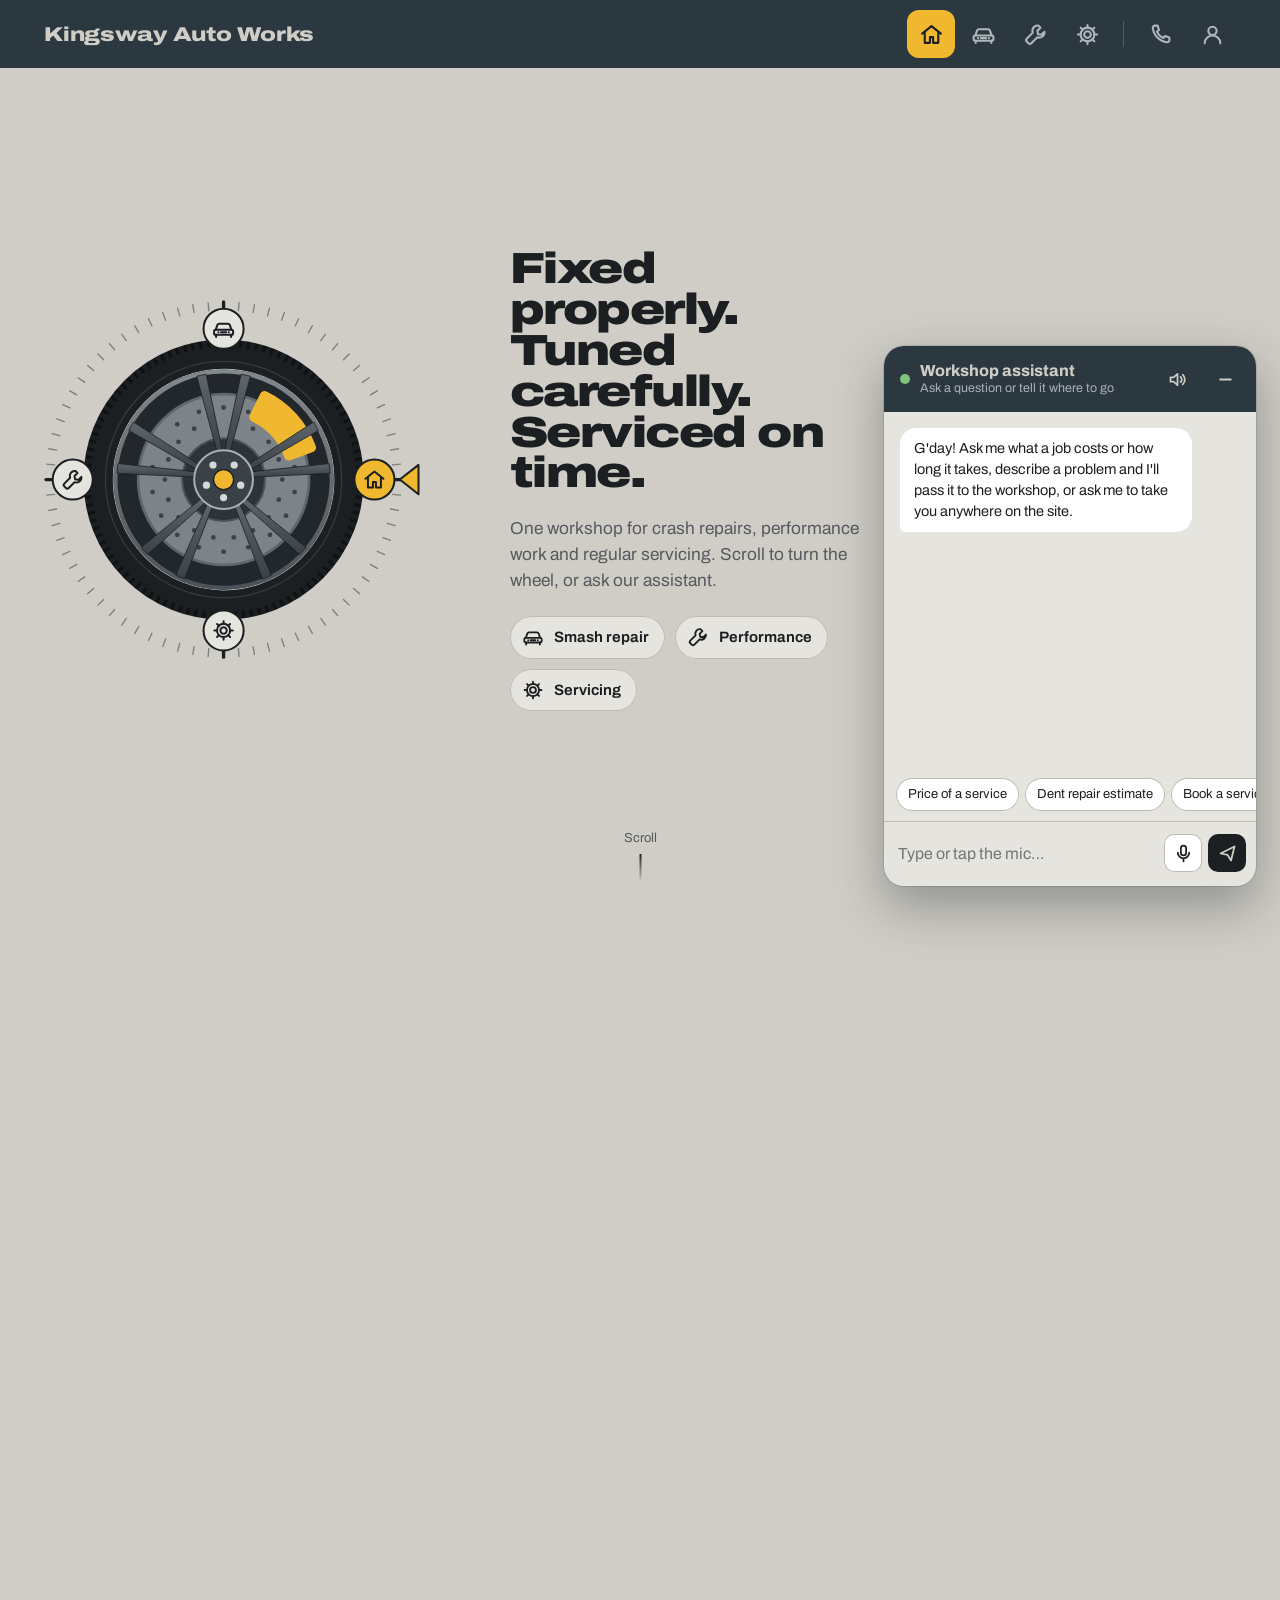
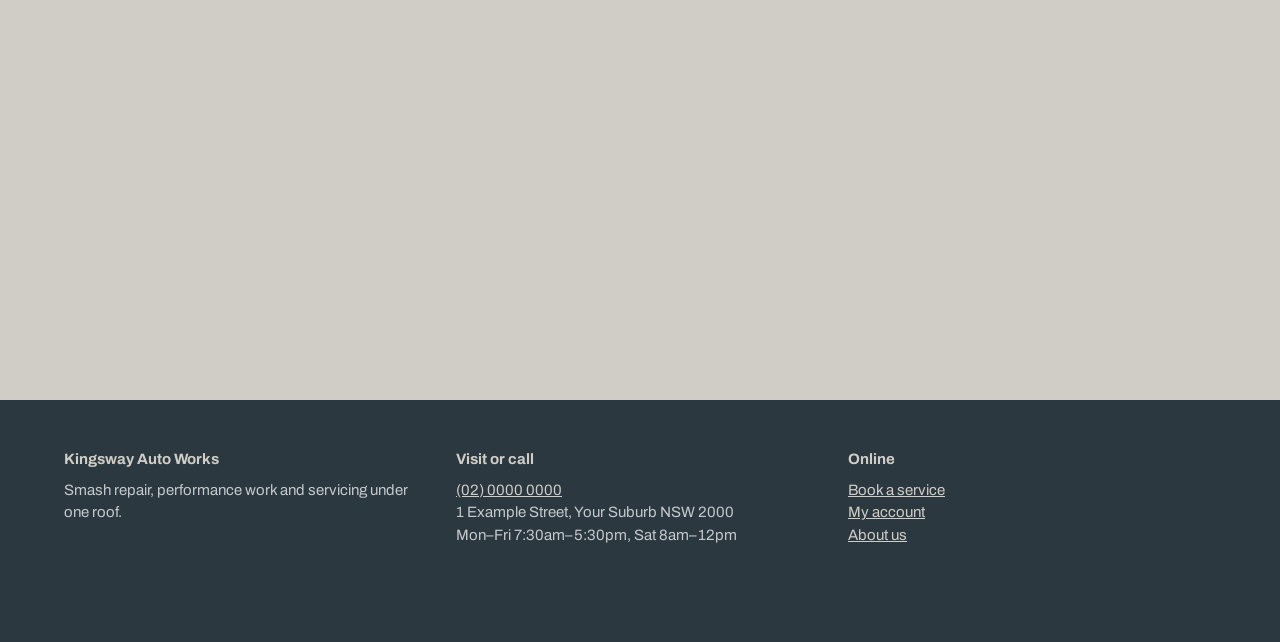
<file: index.html>
<!doctype html>
<html lang="en" class="snap">
<head>
<meta charset="utf-8">
<meta name="viewport" content="width=device-width, initial-scale=1, viewport-fit=cover">
<title>Kingsway Auto Works</title>
<meta name="description" content="Smash repair, performance work and servicing.">
<link rel="preconnect" href="https://fonts.googleapis.com">
<link rel="preconnect" href="https://fonts.gstatic.com" crossorigin>
<link href="https://fonts.googleapis.com/css2?family=Archivo:wdth,wght@62..125,400..900&display=swap" rel="stylesheet">
<link rel="stylesheet" href="/styles.css">
</head>
<body data-page="home" data-phone="+61200000000">
<svg width="0" height="0" style="position:absolute" aria-hidden="true">
  <symbol id="i-house" viewBox="0 0 24 24"><path d="M3 11.2 12 4l9 7.2" fill="none" stroke="currentColor" stroke-width="2" stroke-linecap="round" stroke-linejoin="round"/><path d="M5.5 9.5V20h5v-5.5h3V20h5V9.5" fill="none" stroke="currentColor" stroke-width="2" stroke-linejoin="round"/></symbol>
  <symbol id="i-car" viewBox="0 0 24 24"><path d="M4 13.5 5.8 8.2A2 2 0 0 1 7.7 7h8.6a2 2 0 0 1 1.9 1.2L20 13.5" fill="none" stroke="currentColor" stroke-width="2" stroke-linejoin="round"/><rect x="2.5" y="13" width="19" height="5" rx="1.6" fill="none" stroke="currentColor" stroke-width="2"/><circle cx="6.8" cy="15.5" r="1.1" fill="currentColor"/><circle cx="17.2" cy="15.5" r="1.1" fill="currentColor"/><path d="M4.5 18v2.2M19.5 18v2.2M9.5 15.5h5" stroke="currentColor" stroke-width="2" stroke-linecap="round"/></symbol>
  <symbol id="i-wrench" viewBox="0 0 24 24"><path d="M14.7 3.4a5 5 0 0 0-5.3 6.8L3.6 16a2 2 0 0 0 0 2.8l1.6 1.6a2 2 0 0 0 2.8 0l5.8-5.8a5 5 0 0 0 6.8-5.3l-3 3-3.2-.6-.6-3.2 3-3Z" fill="none" stroke="currentColor" stroke-width="2" stroke-linejoin="round"/></symbol>
  <symbol id="i-gear" viewBox="0 0 24 24"><circle cx="12" cy="12" r="3.2" fill="none" stroke="currentColor" stroke-width="2"/><path d="M12 2.8v2.6M12 18.6v2.6M21.2 12h-2.6M5.4 12H2.8M18.5 5.5l-1.8 1.8M7.3 16.7l-1.8 1.8M18.5 18.5l-1.8-1.8M7.3 7.3 5.5 5.5" stroke="currentColor" stroke-width="2" stroke-linecap="round"/><circle cx="12" cy="12" r="6.6" fill="none" stroke="currentColor" stroke-width="2"/></symbol>
  <symbol id="i-phone" viewBox="0 0 24 24"><path d="M6.6 3.5h2.6l1.4 4.2-2 1.4a11 11 0 0 0 6.3 6.3l1.4-2 4.2 1.4v2.6a2 2 0 0 1-2 2A15.5 15.5 0 0 1 4.6 5.5a2 2 0 0 1 2-2Z" fill="none" stroke="currentColor" stroke-width="2" stroke-linejoin="round"/></symbol>
  <symbol id="i-user" viewBox="0 0 24 24"><circle cx="12" cy="8.5" r="4" fill="none" stroke="currentColor" stroke-width="2"/><path d="M4.5 20.5a7.5 7.5 0 0 1 15 0" fill="none" stroke="currentColor" stroke-width="2" stroke-linecap="round"/></symbol>
  <symbol id="i-chat" viewBox="0 0 24 24"><path d="M4 5.5h16v10H9.5L5 19.5v-4H4z" fill="none" stroke="currentColor" stroke-width="2" stroke-linejoin="round"/></symbol>
  <symbol id="i-mic" viewBox="0 0 24 24"><rect x="9" y="3" width="6" height="11" rx="3" fill="none" stroke="currentColor" stroke-width="2"/><path d="M5.5 11a6.5 6.5 0 0 0 13 0M12 17.5V21" fill="none" stroke="currentColor" stroke-width="2" stroke-linecap="round"/></symbol>
  <symbol id="i-send" viewBox="0 0 24 24"><path d="M4 12 20 4l-4 16-4-6.5z" fill="none" stroke="currentColor" stroke-width="2" stroke-linejoin="round"/></symbol>
  <symbol id="i-speaker" viewBox="0 0 24 24"><path d="M4 9.5h3.5L12 5.5v13l-4.5-4H4z" fill="none" stroke="currentColor" stroke-width="2" stroke-linejoin="round"/><path class="waves" d="M15.5 9a4 4 0 0 1 0 6M18 6.5a7.5 7.5 0 0 1 0 11" fill="none" stroke="currentColor" stroke-width="2" stroke-linecap="round"/></symbol>
  <symbol id="i-min" viewBox="0 0 24 24"><path d="M6 12h12" stroke="currentColor" stroke-width="2.2" stroke-linecap="round"/></symbol>
</svg>
<header class="ribbon">
  <a class="brand" href="/">Kingsway<span class="brand-rest"> Auto Works</span></a>
  <nav aria-label="Main">
    <a href="/" class="active" aria-current="page" aria-label="Home"><svg><use href="#i-house"/></svg><span class="tip">Home</span></a>
    <a href="/services" aria-label="Services"><svg><use href="#i-car"/></svg><span class="tip">Services</span></a>
    <a href="/performance" aria-label="Performance"><svg><use href="#i-wrench"/></svg><span class="tip">Performance</span></a>
    <a href="/servicing" aria-label="Servicing"><svg><use href="#i-gear"/></svg><span class="tip">Servicing</span></a>
    <span class="sep" aria-hidden="true"></span>
    <a href="/about" aria-label="About us"><svg><use href="#i-phone"/></svg><span class="tip">About us</span></a>
    <a href="/account" aria-label="My account"><svg><use href="#i-user"/></svg><span class="tip">My account</span></a>
  </nav>
</header>
<main>
  <section class="track" id="track" aria-label="What we do">
    <span class="anchor" id="home" style="top:0"></span>
    <span class="anchor" id="smash" style="top:100vh"></span>
    <span class="anchor" id="performance" style="top:200vh"></span>
    <span class="anchor" id="servicing" style="top:300vh"></span>

    <div class="stage">
      <div class="wheel-wrap">
        <svg class="wheel" id="wheel" viewBox="-148 -148 296 296" role="img" aria-label="Service wheel">
          <defs>
            <linearGradient id="spokeG" x1="0" y1="-1" x2="0" y2="1">
              <stop offset="0" stop-color="#9aa3aa"/><stop offset=".5" stop-color="#5d666d"/><stop offset="1" stop-color="#3a4248"/>
            </linearGradient>
            <linearGradient id="lipG" x1="0" y1="-1" x2="0" y2="1">
              <stop offset="0" stop-color="#b7bec4"/><stop offset="1" stop-color="#4a5359"/>
            </linearGradient>
          </defs>
          <g id="wheel-back"></g>
          <g id="caliper"></g>
          <g id="wheel-front"></g>
          <path d="M146 -11 L132 0 L146 11 Z" class="pointer"/>
        </svg>
      </div>

      <div class="panels">
        <article class="panel" data-key="home">
          <h1>Fixed properly.<br>Tuned carefully.<br>Serviced on time.</h1>
          <p class="lede">One workshop for crash repairs, performance work and regular servicing. Scroll to turn the wheel, or ask our assistant.</p>
          <div class="quick">
            <a href="#smash"><svg><use href="#i-car"/></svg><span>Smash repair</span></a>
            <a href="#performance"><svg><use href="#i-wrench"/></svg><span>Performance</span></a>
            <a href="#servicing"><svg><use href="#i-gear"/></svg><span>Servicing</span></a>
          </div>
        </article>

        <article class="panel" data-key="smash">
          <h2>Smash repair</h2>
          <p class="lede">From car-park scrapes to major collisions, we return your car to its pre-accident condition and deal with your insurer for you.</p>
          <ul class="features">
            <li>Panel beating and dent removal</li>
            <li>Computer-matched paint</li>
            <li>Chassis measuring and straightening</li>
            <li>Insurance and private claims</li>
          </ul>
          <div class="actions">
            <a class="btn" href="/services">See all services</a>
            <button class="btn ghost" data-ask="I need a smash repair quote. What do you need from me?">Get a repair quote</button>
          </div>
        </article>

        <article class="panel" data-key="performance">
          <h2>Performance</h2>
          <p class="lede">Measured gains, not guesswork. Every build is planned around how you drive and checked on the dyno before it leaves.</p>
          <ul class="features">
            <li>Dyno testing and tuning</li>
            <li>Staged build upgrades</li>
            <li>Suspension and brake packages</li>
            <li>Diagnosis and parts repair</li>
          </ul>
          <div class="actions">
            <a class="btn" href="/performance">How we work</a>
            <button class="btn ghost" data-ask="I'd like to plan a performance upgrade. Where should I start?">Plan an upgrade</button>
          </div>
        </article>

        <article class="panel" data-key="servicing">
          <h2>Servicing</h2>
          <p class="lede">Logbook and general servicing that keeps your warranty intact. Book online and we'll keep track of when your next one is due.</p>
          <ul class="features">
            <li>Logbook, basic and major services</li>
            <li>Brakes, tyres and suspension</li>
            <li>Fault scans and service resets</li>
            <li>Reminders for your next service</li>
          </ul>
          <div class="actions">
            <a class="btn" href="/account#book">Book a service</a>
            <a class="btn ghost" href="/servicing">What's included</a>
          </div>
        </article>
      </div>

      <p class="scroll-hint" aria-hidden="true">Scroll</p>
    </div>
  </section>
</main>
<footer class="site-foot">
  <div><strong>Kingsway Auto Works</strong>Smash repair, performance work and servicing under one roof.</div>
  <div><strong>Visit or call</strong><a href="tel:+61200000000">(02) 0000 0000</a><br>1 Example Street, Your Suburb NSW 2000<br>Mon–Fri 7:30am–5:30pm, Sat 8am–12pm</div>
  <div><strong>Online</strong><a href="/account#book">Book a service</a><br><a href="/account">My account</a><br><a href="/about">About us</a></div>
</footer>

<div id="assistant" class="assistant">
  <button class="launcher" type="button" aria-label="Open assistant"><svg><use href="#i-chat"/></svg></button>
  <section class="chat" aria-label="Workshop assistant" role="dialog">
    <header class="chat-head">
      <span class="status" aria-hidden="true"></span>
      <div class="chat-title"><strong>Workshop assistant</strong><span>Ask a question or tell it where to go</span></div>
      <button class="icon-btn voice" type="button" aria-pressed="false" aria-label="Read replies aloud"><svg><use href="#i-speaker"/></svg></button>
      <button class="icon-btn minimise" type="button" aria-label="Minimise assistant"><svg><use href="#i-min"/></svg></button>
    </header>
    <div class="log" aria-live="polite"></div>
    <div class="chips">
      <button type="button" data-ask="How much is a logbook service?">Price of a service</button>
      <button type="button" data-ask="I've got a dent in my door. Roughly how much and how long to fix?">Dent repair estimate</button>
      <button type="button" data-ask="Book me a service">Book a service</button>
    </div>
    <form class="composer" autocomplete="off">
      <input name="q" type="text" placeholder="Type or tap the mic…" aria-label="Message">
      <button class="icon-btn mic" type="button" aria-label="Speak"><svg><use href="#i-mic"/></svg></button>
      <button class="icon-btn send" type="submit" aria-label="Send"><svg><use href="#i-send"/></svg></button>
    </form>
  </section>
</div>
<script src="/app.js" defer></script>
</body>
</html>
</file>
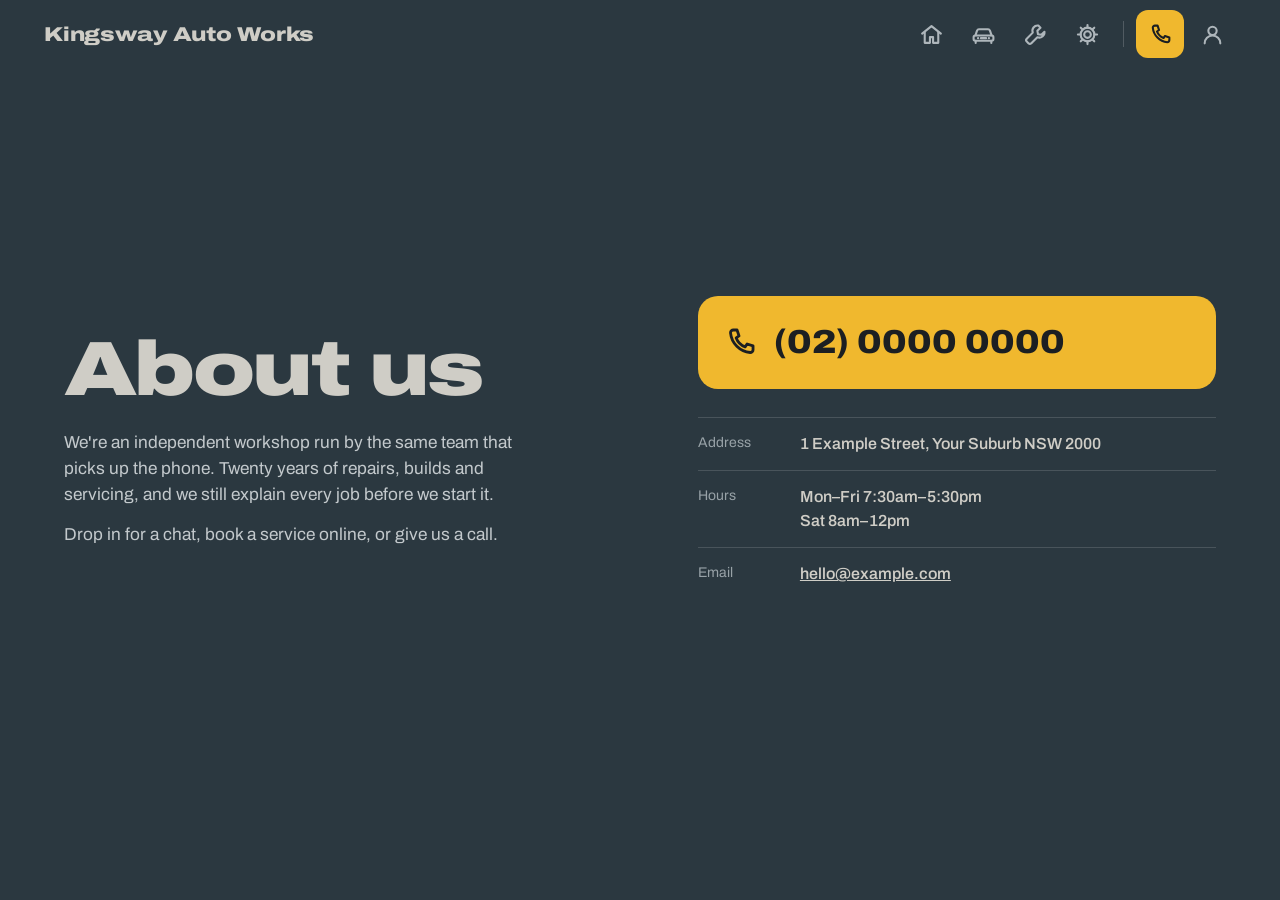
<file: about.html>
<!doctype html>
<html lang="en">
<head>
<meta charset="utf-8">
<meta name="viewport" content="width=device-width, initial-scale=1, viewport-fit=cover">
<title>About us | Kingsway Auto Works</title>
<meta name="description" content="Contact details, hours and address.">
<link rel="preconnect" href="https://fonts.googleapis.com">
<link rel="preconnect" href="https://fonts.gstatic.com" crossorigin>
<link href="https://fonts.googleapis.com/css2?family=Archivo:wdth,wght@62..125,400..900&display=swap" rel="stylesheet">
<link rel="stylesheet" href="/styles.css">
</head>
<body data-page="about" data-phone="+61200000000">
<svg width="0" height="0" style="position:absolute" aria-hidden="true">
  <symbol id="i-house" viewBox="0 0 24 24"><path d="M3 11.2 12 4l9 7.2" fill="none" stroke="currentColor" stroke-width="2" stroke-linecap="round" stroke-linejoin="round"/><path d="M5.5 9.5V20h5v-5.5h3V20h5V9.5" fill="none" stroke="currentColor" stroke-width="2" stroke-linejoin="round"/></symbol>
  <symbol id="i-car" viewBox="0 0 24 24"><path d="M4 13.5 5.8 8.2A2 2 0 0 1 7.7 7h8.6a2 2 0 0 1 1.9 1.2L20 13.5" fill="none" stroke="currentColor" stroke-width="2" stroke-linejoin="round"/><rect x="2.5" y="13" width="19" height="5" rx="1.6" fill="none" stroke="currentColor" stroke-width="2"/><circle cx="6.8" cy="15.5" r="1.1" fill="currentColor"/><circle cx="17.2" cy="15.5" r="1.1" fill="currentColor"/><path d="M4.5 18v2.2M19.5 18v2.2M9.5 15.5h5" stroke="currentColor" stroke-width="2" stroke-linecap="round"/></symbol>
  <symbol id="i-wrench" viewBox="0 0 24 24"><path d="M14.7 3.4a5 5 0 0 0-5.3 6.8L3.6 16a2 2 0 0 0 0 2.8l1.6 1.6a2 2 0 0 0 2.8 0l5.8-5.8a5 5 0 0 0 6.8-5.3l-3 3-3.2-.6-.6-3.2 3-3Z" fill="none" stroke="currentColor" stroke-width="2" stroke-linejoin="round"/></symbol>
  <symbol id="i-gear" viewBox="0 0 24 24"><circle cx="12" cy="12" r="3.2" fill="none" stroke="currentColor" stroke-width="2"/><path d="M12 2.8v2.6M12 18.6v2.6M21.2 12h-2.6M5.4 12H2.8M18.5 5.5l-1.8 1.8M7.3 16.7l-1.8 1.8M18.5 18.5l-1.8-1.8M7.3 7.3 5.5 5.5" stroke="currentColor" stroke-width="2" stroke-linecap="round"/><circle cx="12" cy="12" r="6.6" fill="none" stroke="currentColor" stroke-width="2"/></symbol>
  <symbol id="i-phone" viewBox="0 0 24 24"><path d="M6.6 3.5h2.6l1.4 4.2-2 1.4a11 11 0 0 0 6.3 6.3l1.4-2 4.2 1.4v2.6a2 2 0 0 1-2 2A15.5 15.5 0 0 1 4.6 5.5a2 2 0 0 1 2-2Z" fill="none" stroke="currentColor" stroke-width="2" stroke-linejoin="round"/></symbol>
  <symbol id="i-user" viewBox="0 0 24 24"><circle cx="12" cy="8.5" r="4" fill="none" stroke="currentColor" stroke-width="2"/><path d="M4.5 20.5a7.5 7.5 0 0 1 15 0" fill="none" stroke="currentColor" stroke-width="2" stroke-linecap="round"/></symbol>
  <symbol id="i-chat" viewBox="0 0 24 24"><path d="M4 5.5h16v10H9.5L5 19.5v-4H4z" fill="none" stroke="currentColor" stroke-width="2" stroke-linejoin="round"/></symbol>
  <symbol id="i-mic" viewBox="0 0 24 24"><rect x="9" y="3" width="6" height="11" rx="3" fill="none" stroke="currentColor" stroke-width="2"/><path d="M5.5 11a6.5 6.5 0 0 0 13 0M12 17.5V21" fill="none" stroke="currentColor" stroke-width="2" stroke-linecap="round"/></symbol>
  <symbol id="i-send" viewBox="0 0 24 24"><path d="M4 12 20 4l-4 16-4-6.5z" fill="none" stroke="currentColor" stroke-width="2" stroke-linejoin="round"/></symbol>
  <symbol id="i-speaker" viewBox="0 0 24 24"><path d="M4 9.5h3.5L12 5.5v13l-4.5-4H4z" fill="none" stroke="currentColor" stroke-width="2" stroke-linejoin="round"/><path class="waves" d="M15.5 9a4 4 0 0 1 0 6M18 6.5a7.5 7.5 0 0 1 0 11" fill="none" stroke="currentColor" stroke-width="2" stroke-linecap="round"/></symbol>
  <symbol id="i-min" viewBox="0 0 24 24"><path d="M6 12h12" stroke="currentColor" stroke-width="2.2" stroke-linecap="round"/></symbol>
</svg>
<header class="ribbon">
  <a class="brand" href="/">Kingsway<span class="brand-rest"> Auto Works</span></a>
  <nav aria-label="Main">
    <a href="/" aria-label="Home"><svg><use href="#i-house"/></svg><span class="tip">Home</span></a>
    <a href="/services" aria-label="Services"><svg><use href="#i-car"/></svg><span class="tip">Services</span></a>
    <a href="/performance" aria-label="Performance"><svg><use href="#i-wrench"/></svg><span class="tip">Performance</span></a>
    <a href="/servicing" aria-label="Servicing"><svg><use href="#i-gear"/></svg><span class="tip">Servicing</span></a>
    <span class="sep" aria-hidden="true"></span>
    <a href="/about" class="active" aria-current="page" aria-label="About us"><svg><use href="#i-phone"/></svg><span class="tip">About us</span></a>
    <a href="/account" aria-label="My account"><svg><use href="#i-user"/></svg><span class="tip">My account</span></a>
  </nav>
</header>
<main class="page about-page">
  <section class="about">
    <div class="about-copy">
      <h1>About us</h1>
      <p>We're an independent workshop run by the same team that picks up the phone. Twenty years of repairs, builds and servicing, and we still explain every job before we start it.</p>
      <p>Drop in for a chat, book a service online, or give us a call.</p>
    </div>
    <div class="contact">
      <a class="call-big" href="tel:+61200000000"><svg><use href="#i-phone"/></svg><span>(02) 0000 0000</span></a>
      <dl>
        <div><dt>Address</dt><dd>1 Example Street, Your Suburb NSW 2000</dd></div>
        <div><dt>Hours</dt><dd>Mon–Fri 7:30am–5:30pm<br>Sat 8am–12pm</dd></div>
        <div><dt>Email</dt><dd><a href="mailto:hello@example.com">hello@example.com</a></dd></div>
      </dl>
    </div>
  </section>
</main>

</body>
</html>
</file>
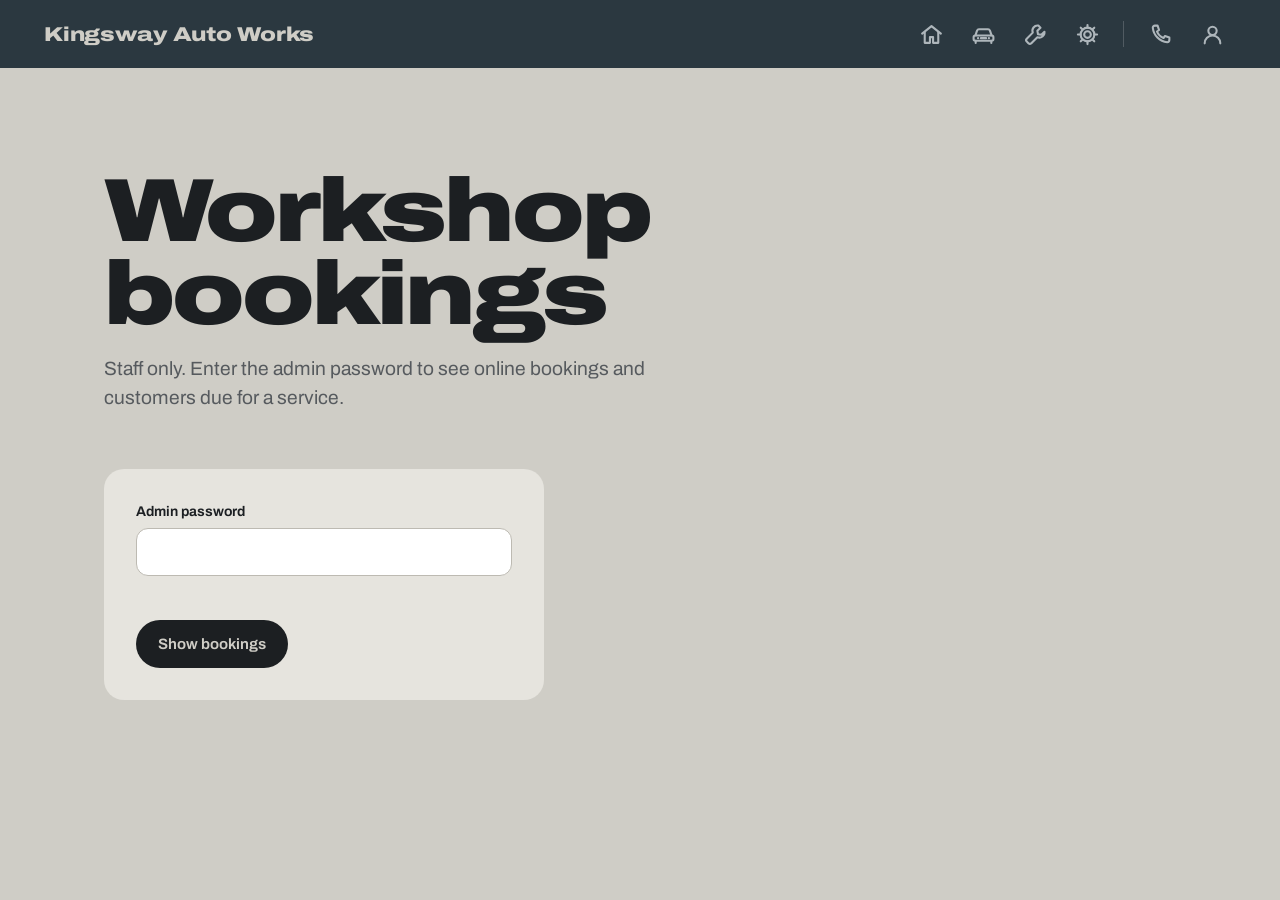
<file: admin.html>
<!doctype html>
<html lang="en">
<head>
<meta charset="utf-8">
<meta name="viewport" content="width=device-width, initial-scale=1, viewport-fit=cover">
<title>Admin | Kingsway Auto Works</title>
<meta name="description" content="">
<meta name="robots" content="noindex">
<link rel="preconnect" href="https://fonts.googleapis.com">
<link rel="preconnect" href="https://fonts.gstatic.com" crossorigin>
<link href="https://fonts.googleapis.com/css2?family=Archivo:wdth,wght@62..125,400..900&display=swap" rel="stylesheet">
<link rel="stylesheet" href="/styles.css">
</head>
<body data-page="" data-phone="+61200000000">
<svg width="0" height="0" style="position:absolute" aria-hidden="true">
  <symbol id="i-house" viewBox="0 0 24 24"><path d="M3 11.2 12 4l9 7.2" fill="none" stroke="currentColor" stroke-width="2" stroke-linecap="round" stroke-linejoin="round"/><path d="M5.5 9.5V20h5v-5.5h3V20h5V9.5" fill="none" stroke="currentColor" stroke-width="2" stroke-linejoin="round"/></symbol>
  <symbol id="i-car" viewBox="0 0 24 24"><path d="M4 13.5 5.8 8.2A2 2 0 0 1 7.7 7h8.6a2 2 0 0 1 1.9 1.2L20 13.5" fill="none" stroke="currentColor" stroke-width="2" stroke-linejoin="round"/><rect x="2.5" y="13" width="19" height="5" rx="1.6" fill="none" stroke="currentColor" stroke-width="2"/><circle cx="6.8" cy="15.5" r="1.1" fill="currentColor"/><circle cx="17.2" cy="15.5" r="1.1" fill="currentColor"/><path d="M4.5 18v2.2M19.5 18v2.2M9.5 15.5h5" stroke="currentColor" stroke-width="2" stroke-linecap="round"/></symbol>
  <symbol id="i-wrench" viewBox="0 0 24 24"><path d="M14.7 3.4a5 5 0 0 0-5.3 6.8L3.6 16a2 2 0 0 0 0 2.8l1.6 1.6a2 2 0 0 0 2.8 0l5.8-5.8a5 5 0 0 0 6.8-5.3l-3 3-3.2-.6-.6-3.2 3-3Z" fill="none" stroke="currentColor" stroke-width="2" stroke-linejoin="round"/></symbol>
  <symbol id="i-gear" viewBox="0 0 24 24"><circle cx="12" cy="12" r="3.2" fill="none" stroke="currentColor" stroke-width="2"/><path d="M12 2.8v2.6M12 18.6v2.6M21.2 12h-2.6M5.4 12H2.8M18.5 5.5l-1.8 1.8M7.3 16.7l-1.8 1.8M18.5 18.5l-1.8-1.8M7.3 7.3 5.5 5.5" stroke="currentColor" stroke-width="2" stroke-linecap="round"/><circle cx="12" cy="12" r="6.6" fill="none" stroke="currentColor" stroke-width="2"/></symbol>
  <symbol id="i-phone" viewBox="0 0 24 24"><path d="M6.6 3.5h2.6l1.4 4.2-2 1.4a11 11 0 0 0 6.3 6.3l1.4-2 4.2 1.4v2.6a2 2 0 0 1-2 2A15.5 15.5 0 0 1 4.6 5.5a2 2 0 0 1 2-2Z" fill="none" stroke="currentColor" stroke-width="2" stroke-linejoin="round"/></symbol>
  <symbol id="i-user" viewBox="0 0 24 24"><circle cx="12" cy="8.5" r="4" fill="none" stroke="currentColor" stroke-width="2"/><path d="M4.5 20.5a7.5 7.5 0 0 1 15 0" fill="none" stroke="currentColor" stroke-width="2" stroke-linecap="round"/></symbol>
  <symbol id="i-chat" viewBox="0 0 24 24"><path d="M4 5.5h16v10H9.5L5 19.5v-4H4z" fill="none" stroke="currentColor" stroke-width="2" stroke-linejoin="round"/></symbol>
  <symbol id="i-mic" viewBox="0 0 24 24"><rect x="9" y="3" width="6" height="11" rx="3" fill="none" stroke="currentColor" stroke-width="2"/><path d="M5.5 11a6.5 6.5 0 0 0 13 0M12 17.5V21" fill="none" stroke="currentColor" stroke-width="2" stroke-linecap="round"/></symbol>
  <symbol id="i-send" viewBox="0 0 24 24"><path d="M4 12 20 4l-4 16-4-6.5z" fill="none" stroke="currentColor" stroke-width="2" stroke-linejoin="round"/></symbol>
  <symbol id="i-speaker" viewBox="0 0 24 24"><path d="M4 9.5h3.5L12 5.5v13l-4.5-4H4z" fill="none" stroke="currentColor" stroke-width="2" stroke-linejoin="round"/><path class="waves" d="M15.5 9a4 4 0 0 1 0 6M18 6.5a7.5 7.5 0 0 1 0 11" fill="none" stroke="currentColor" stroke-width="2" stroke-linecap="round"/></symbol>
  <symbol id="i-min" viewBox="0 0 24 24"><path d="M6 12h12" stroke="currentColor" stroke-width="2.2" stroke-linecap="round"/></symbol>
</svg>
<header class="ribbon">
  <a class="brand" href="/">Kingsway<span class="brand-rest"> Auto Works</span></a>
  <nav aria-label="Main">
    <a href="/" aria-label="Home"><svg><use href="#i-house"/></svg><span class="tip">Home</span></a>
    <a href="/services" aria-label="Services"><svg><use href="#i-car"/></svg><span class="tip">Services</span></a>
    <a href="/performance" aria-label="Performance"><svg><use href="#i-wrench"/></svg><span class="tip">Performance</span></a>
    <a href="/servicing" aria-label="Servicing"><svg><use href="#i-gear"/></svg><span class="tip">Servicing</span></a>
    <span class="sep" aria-hidden="true"></span>
    <a href="/about" aria-label="About us"><svg><use href="#i-phone"/></svg><span class="tip">About us</span></a>
    <a href="/account" aria-label="My account"><svg><use href="#i-user"/></svg><span class="tip">My account</span></a>
  </nav>
</header>
<main class="page">
  <div class="page-hero">
    <h1>Workshop bookings</h1>
    <p class="lede">Staff only. Enter the admin password to see online bookings and customers due for a service.</p>
  </div>
  <div class="account">
    <form id="admin-form" class="card login" novalidate>
      <div class="field"><label for="pw">Admin password</label><input id="pw" type="password" autocomplete="current-password" required></div>
      <p class="error" id="admin-error" role="alert"></p>
      <button class="btn" type="submit">Show bookings</button>
    </form>
    <div id="admin-view" hidden>
      <div class="dash-head"><h2 class="hello">Quote requests</h2><button class="btn ghost" type="button" id="refresh">Refresh</button></div>
      <p class="hint">Sent by customers through the website assistant. Newest first.</p>
      <div class="table-wrap"><table class="admin-table" id="quotes-table"></table></div>
      <h2 class="hello admin-sub">Upcoming bookings</h2>
      <div class="table-wrap"><table class="admin-table" id="bookings-table"></table></div>
      <h2 class="hello admin-sub">Customers due for a service</h2>
      <p class="hint">Due in the next 30 days, overdue, or reminders stopped. Good for follow-up calls.</p>
      <div class="table-wrap"><table class="admin-table" id="customers-table"></table></div>
    </div>
  </div>
</main>
<script src="/admin.js" defer></script>
</body>
</html>
</file>
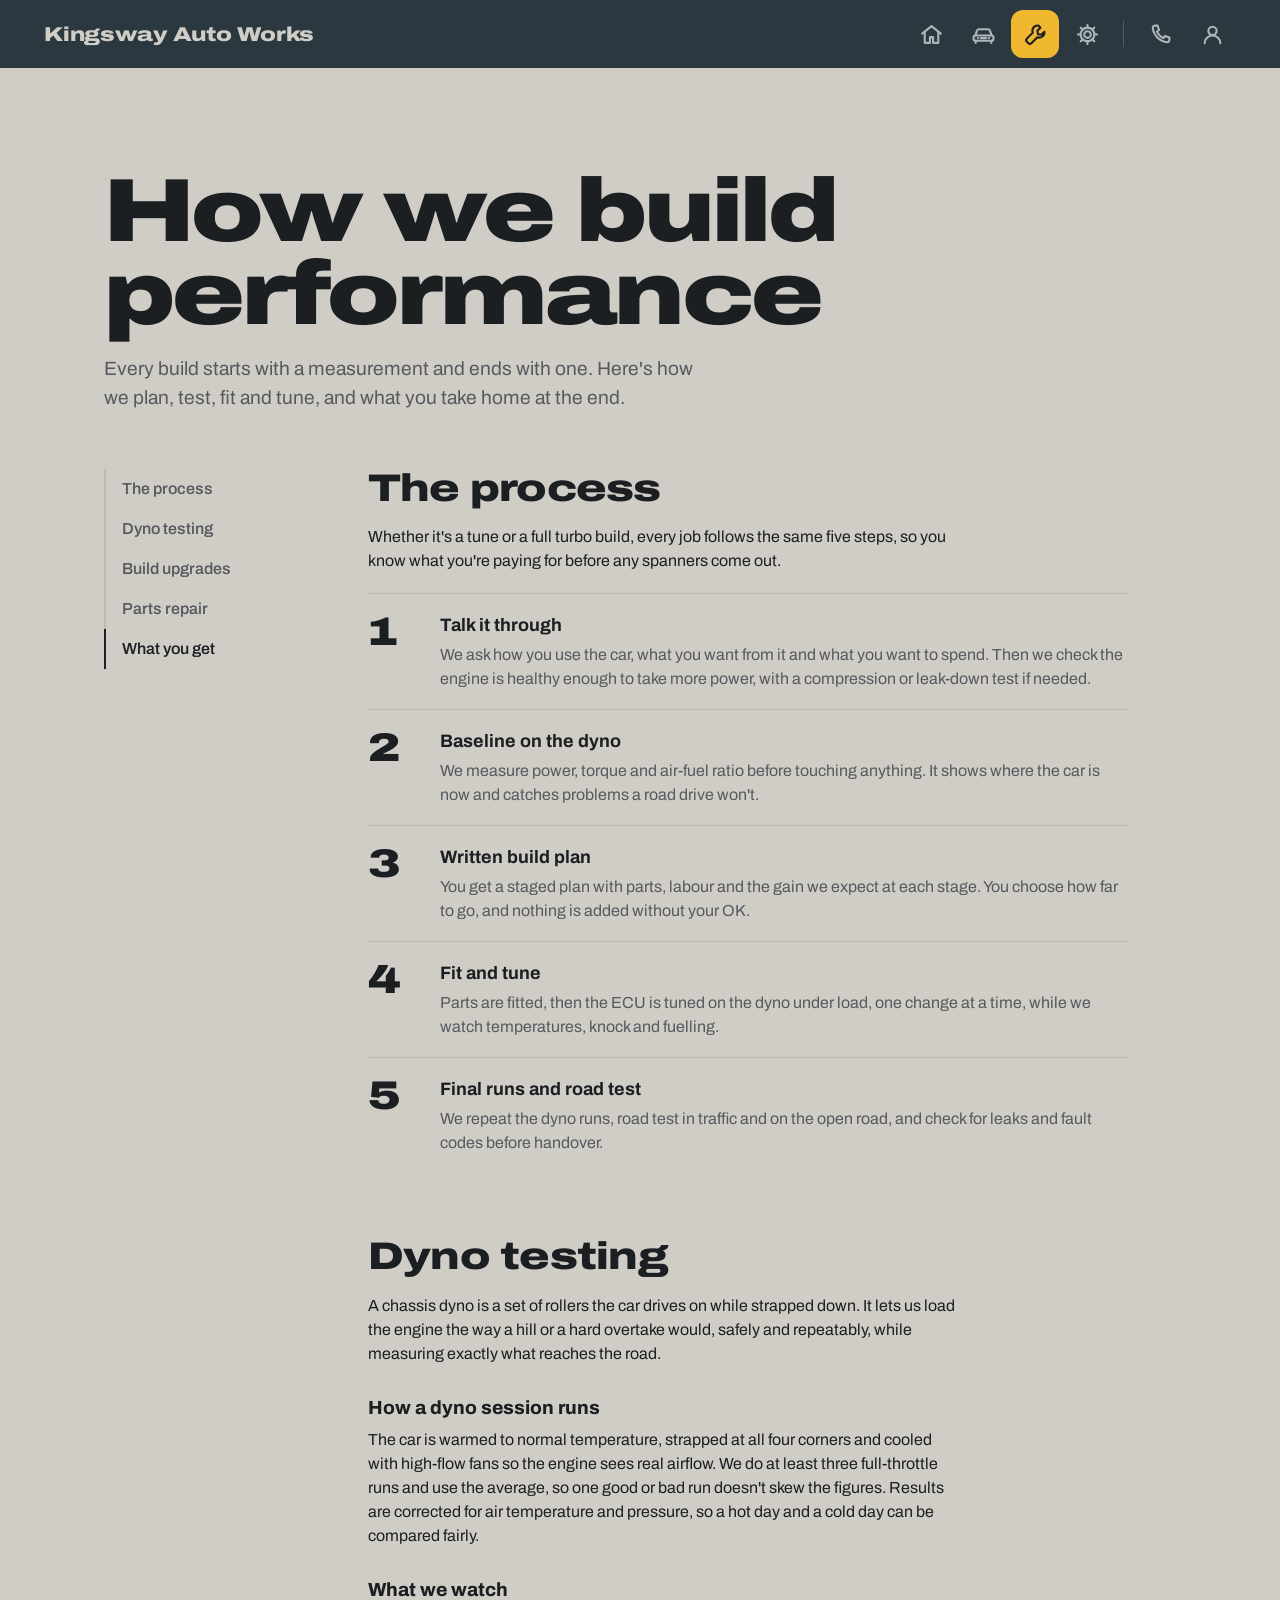
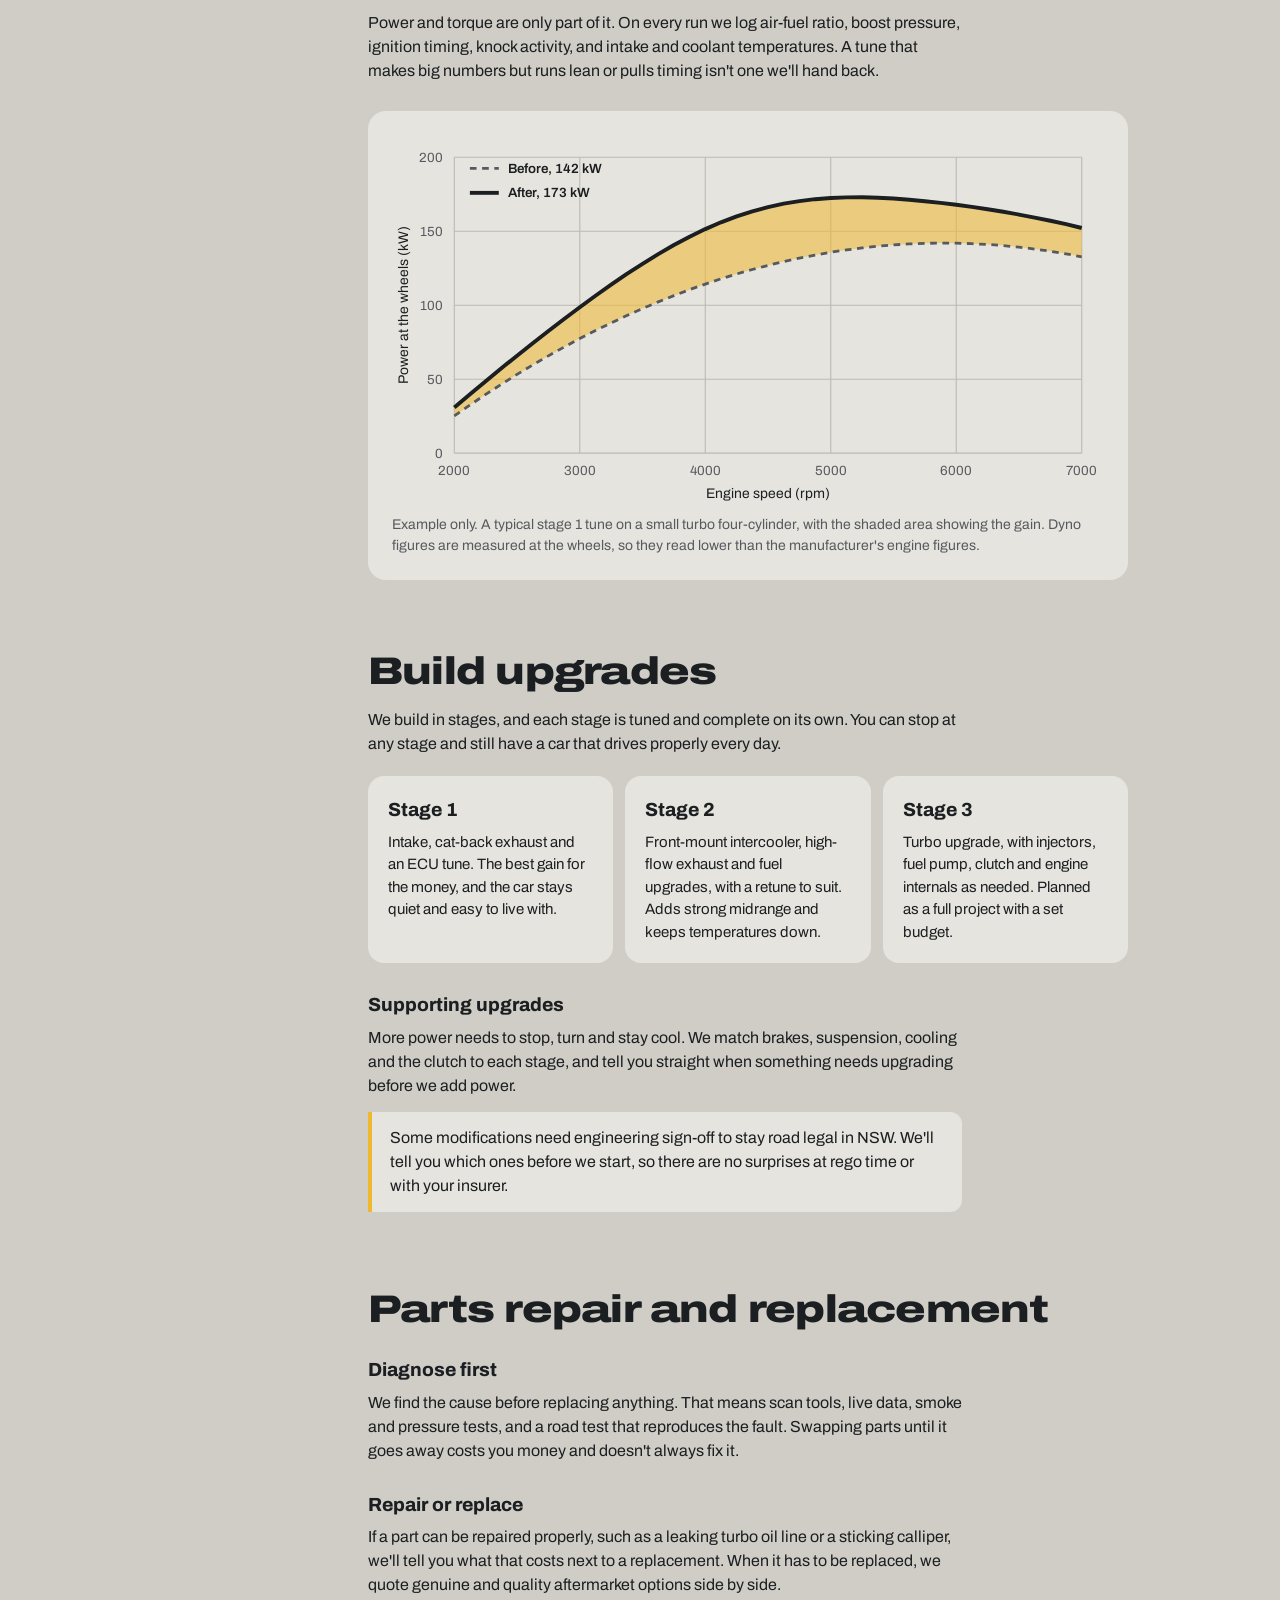
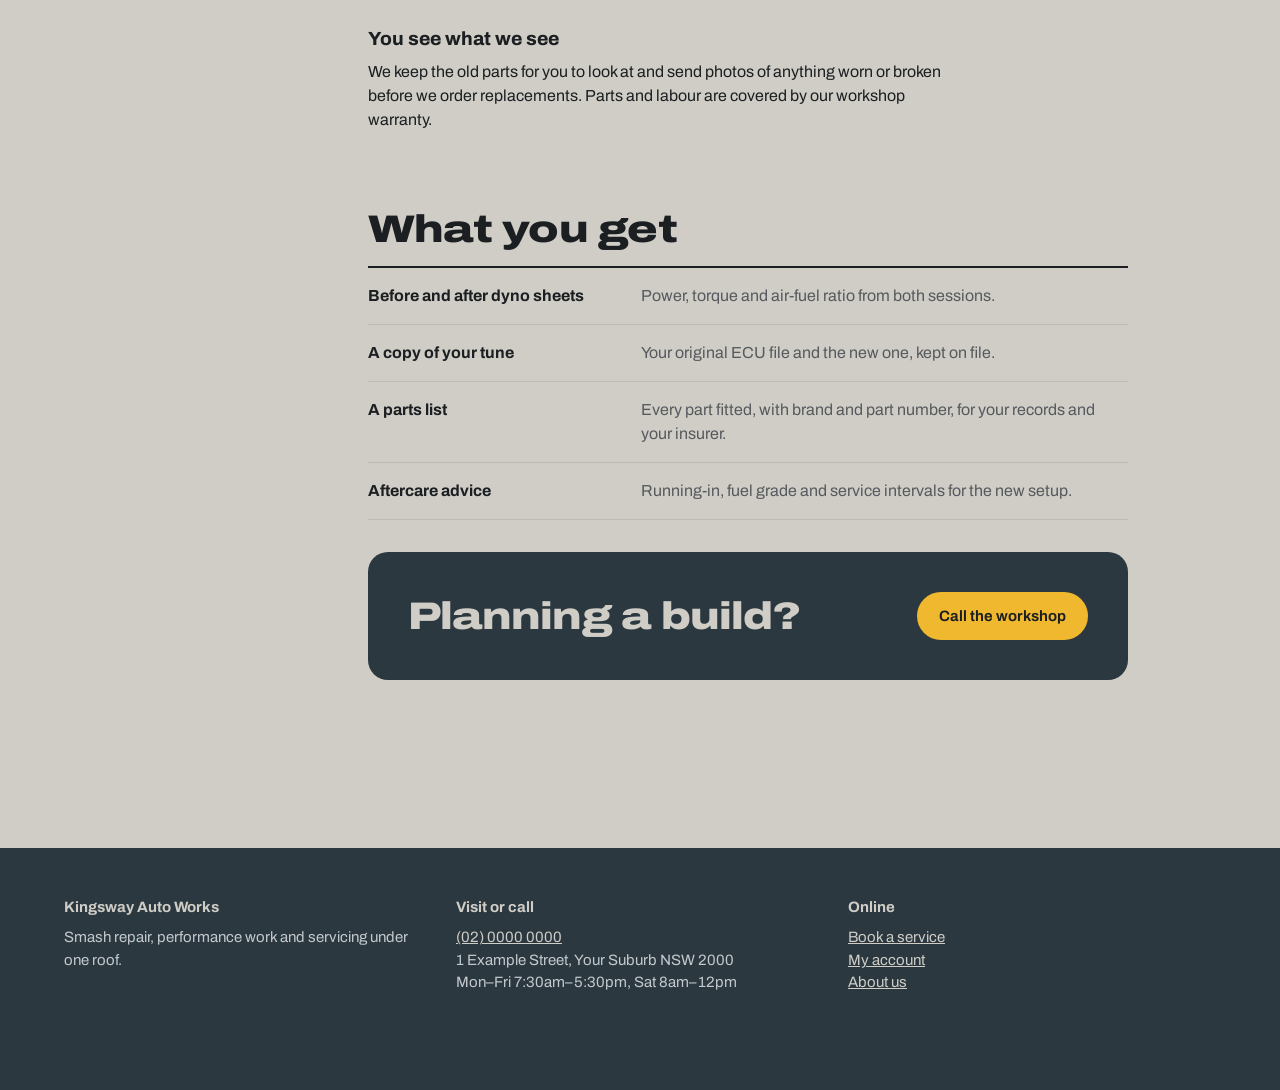
<file: performance.html>
<!doctype html>
<html lang="en">
<head>
<meta charset="utf-8">
<meta name="viewport" content="width=device-width, initial-scale=1, viewport-fit=cover">
<title>Performance | Kingsway Auto Works</title>
<meta name="description" content="How we plan, dyno test, build and repair.">
<link rel="preconnect" href="https://fonts.googleapis.com">
<link rel="preconnect" href="https://fonts.gstatic.com" crossorigin>
<link href="https://fonts.googleapis.com/css2?family=Archivo:wdth,wght@62..125,400..900&display=swap" rel="stylesheet">
<link rel="stylesheet" href="/styles.css">
</head>
<body data-page="performance" data-phone="+61200000000">
<svg width="0" height="0" style="position:absolute" aria-hidden="true">
  <symbol id="i-house" viewBox="0 0 24 24"><path d="M3 11.2 12 4l9 7.2" fill="none" stroke="currentColor" stroke-width="2" stroke-linecap="round" stroke-linejoin="round"/><path d="M5.5 9.5V20h5v-5.5h3V20h5V9.5" fill="none" stroke="currentColor" stroke-width="2" stroke-linejoin="round"/></symbol>
  <symbol id="i-car" viewBox="0 0 24 24"><path d="M4 13.5 5.8 8.2A2 2 0 0 1 7.7 7h8.6a2 2 0 0 1 1.9 1.2L20 13.5" fill="none" stroke="currentColor" stroke-width="2" stroke-linejoin="round"/><rect x="2.5" y="13" width="19" height="5" rx="1.6" fill="none" stroke="currentColor" stroke-width="2"/><circle cx="6.8" cy="15.5" r="1.1" fill="currentColor"/><circle cx="17.2" cy="15.5" r="1.1" fill="currentColor"/><path d="M4.5 18v2.2M19.5 18v2.2M9.5 15.5h5" stroke="currentColor" stroke-width="2" stroke-linecap="round"/></symbol>
  <symbol id="i-wrench" viewBox="0 0 24 24"><path d="M14.7 3.4a5 5 0 0 0-5.3 6.8L3.6 16a2 2 0 0 0 0 2.8l1.6 1.6a2 2 0 0 0 2.8 0l5.8-5.8a5 5 0 0 0 6.8-5.3l-3 3-3.2-.6-.6-3.2 3-3Z" fill="none" stroke="currentColor" stroke-width="2" stroke-linejoin="round"/></symbol>
  <symbol id="i-gear" viewBox="0 0 24 24"><circle cx="12" cy="12" r="3.2" fill="none" stroke="currentColor" stroke-width="2"/><path d="M12 2.8v2.6M12 18.6v2.6M21.2 12h-2.6M5.4 12H2.8M18.5 5.5l-1.8 1.8M7.3 16.7l-1.8 1.8M18.5 18.5l-1.8-1.8M7.3 7.3 5.5 5.5" stroke="currentColor" stroke-width="2" stroke-linecap="round"/><circle cx="12" cy="12" r="6.6" fill="none" stroke="currentColor" stroke-width="2"/></symbol>
  <symbol id="i-phone" viewBox="0 0 24 24"><path d="M6.6 3.5h2.6l1.4 4.2-2 1.4a11 11 0 0 0 6.3 6.3l1.4-2 4.2 1.4v2.6a2 2 0 0 1-2 2A15.5 15.5 0 0 1 4.6 5.5a2 2 0 0 1 2-2Z" fill="none" stroke="currentColor" stroke-width="2" stroke-linejoin="round"/></symbol>
  <symbol id="i-user" viewBox="0 0 24 24"><circle cx="12" cy="8.5" r="4" fill="none" stroke="currentColor" stroke-width="2"/><path d="M4.5 20.5a7.5 7.5 0 0 1 15 0" fill="none" stroke="currentColor" stroke-width="2" stroke-linecap="round"/></symbol>
  <symbol id="i-chat" viewBox="0 0 24 24"><path d="M4 5.5h16v10H9.5L5 19.5v-4H4z" fill="none" stroke="currentColor" stroke-width="2" stroke-linejoin="round"/></symbol>
  <symbol id="i-mic" viewBox="0 0 24 24"><rect x="9" y="3" width="6" height="11" rx="3" fill="none" stroke="currentColor" stroke-width="2"/><path d="M5.5 11a6.5 6.5 0 0 0 13 0M12 17.5V21" fill="none" stroke="currentColor" stroke-width="2" stroke-linecap="round"/></symbol>
  <symbol id="i-send" viewBox="0 0 24 24"><path d="M4 12 20 4l-4 16-4-6.5z" fill="none" stroke="currentColor" stroke-width="2" stroke-linejoin="round"/></symbol>
  <symbol id="i-speaker" viewBox="0 0 24 24"><path d="M4 9.5h3.5L12 5.5v13l-4.5-4H4z" fill="none" stroke="currentColor" stroke-width="2" stroke-linejoin="round"/><path class="waves" d="M15.5 9a4 4 0 0 1 0 6M18 6.5a7.5 7.5 0 0 1 0 11" fill="none" stroke="currentColor" stroke-width="2" stroke-linecap="round"/></symbol>
  <symbol id="i-min" viewBox="0 0 24 24"><path d="M6 12h12" stroke="currentColor" stroke-width="2.2" stroke-linecap="round"/></symbol>
</svg>
<header class="ribbon">
  <a class="brand" href="/">Kingsway<span class="brand-rest"> Auto Works</span></a>
  <nav aria-label="Main">
    <a href="/" aria-label="Home"><svg><use href="#i-house"/></svg><span class="tip">Home</span></a>
    <a href="/services" aria-label="Services"><svg><use href="#i-car"/></svg><span class="tip">Services</span></a>
    <a href="/performance" class="active" aria-current="page" aria-label="Performance"><svg><use href="#i-wrench"/></svg><span class="tip">Performance</span></a>
    <a href="/servicing" aria-label="Servicing"><svg><use href="#i-gear"/></svg><span class="tip">Servicing</span></a>
    <span class="sep" aria-hidden="true"></span>
    <a href="/about" aria-label="About us"><svg><use href="#i-phone"/></svg><span class="tip">About us</span></a>
    <a href="/account" aria-label="My account"><svg><use href="#i-user"/></svg><span class="tip">My account</span></a>
  </nav>
</header>
<main class="page">
  <div class="page-hero">
    <h1>How we build performance</h1>
    <p class="lede">Every build starts with a measurement and ends with one. Here's how we plan, test, fit and tune, and what you take home at the end.</p>
  </div>
  <div class="wrap doc">
    <nav class="toc" aria-label="On this page">
      <a href="#process">The process</a>
      <a href="#dyno">Dyno testing</a>
      <a href="#builds">Build upgrades</a>
      <a href="#repairs">Parts repair</a>
      <a href="#handover">What you get</a>
    </nav>
    <div class="doc-body">
      <section id="process">
        <h2>The process</h2>
        <p>Whether it's a tune or a full turbo build, every job follows the same five steps, so you know what you're paying for before any spanners come out.</p>
        <ol class="steps">
          <li><strong>Talk it through</strong><span>We ask how you use the car, what you want from it and what you want to spend. Then we check the engine is healthy enough to take more power, with a compression or leak-down test if needed.</span></li>
          <li><strong>Baseline on the dyno</strong><span>We measure power, torque and air-fuel ratio before touching anything. It shows where the car is now and catches problems a road drive won't.</span></li>
          <li><strong>Written build plan</strong><span>You get a staged plan with parts, labour and the gain we expect at each stage. You choose how far to go, and nothing is added without your OK.</span></li>
          <li><strong>Fit and tune</strong><span>Parts are fitted, then the ECU is tuned on the dyno under load, one change at a time, while we watch temperatures, knock and fuelling.</span></li>
          <li><strong>Final runs and road test</strong><span>We repeat the dyno runs, road test in traffic and on the open road, and check for leaks and fault codes before handover.</span></li>
        </ol>
      </section>

      <section id="dyno">
        <h2>Dyno testing</h2>
        <p>A chassis dyno is a set of rollers the car drives on while strapped down. It lets us load the engine the way a hill or a hard overtake would, safely and repeatably, while measuring exactly what reaches the road.</p>
        <h3>How a dyno session runs</h3>
        <p>The car is warmed to normal temperature, strapped at all four corners and cooled with high-flow fans so the engine sees real airflow. We do at least three full-throttle runs and use the average, so one good or bad run doesn't skew the figures. Results are corrected for air temperature and pressure, so a hot day and a cold day can be compared fairly.</p>
        <h3>What we watch</h3>
        <p>Power and torque are only part of it. On every run we log air-fuel ratio, boost pressure, ignition timing, knock activity, and intake and coolant temperatures. A tune that makes big numbers but runs lean or pulls timing isn't one we'll hand back.</p>
        <figure class="figure">
          <svg class="dyno" viewBox="0 0 640 330" role="img" aria-label="Example dyno graph: about 142 kW before tuning and 173 kW after, measured at the wheels">
  <line x1="56" x2="620" y1="286.0" y2="286.0" class="g"/><text x="46" y="290.0" text-anchor="end">0</text><line x1="56" x2="620" y1="219.5" y2="219.5" class="g"/><text x="46" y="223.5" text-anchor="end">50</text><line x1="56" x2="620" y1="153.0" y2="153.0" class="g"/><text x="46" y="157.0" text-anchor="end">100</text><line x1="56" x2="620" y1="86.5" y2="86.5" class="g"/><text x="46" y="90.5" text-anchor="end">150</text><line x1="56" x2="620" y1="20.0" y2="20.0" class="g"/><text x="46" y="24.0" text-anchor="end">200</text><line x1="56.0" x2="56.0" y1="20" y2="286" class="g"/><text x="56.0" y="306" text-anchor="middle">2000</text><line x1="168.8" x2="168.8" y1="20" y2="286" class="g"/><text x="168.8" y="306" text-anchor="middle">3000</text><line x1="281.6" x2="281.6" y1="20" y2="286" class="g"/><text x="281.6" y="306" text-anchor="middle">4000</text><line x1="394.4" x2="394.4" y1="20" y2="286" class="g"/><text x="394.4" y="306" text-anchor="middle">5000</text><line x1="507.2" x2="507.2" y1="20" y2="286" class="g"/><text x="507.2" y="306" text-anchor="middle">6000</text><line x1="620.0" x2="620.0" y1="20" y2="286" class="g"/><text x="620.0" y="306" text-anchor="middle">7000</text>
  <path d="M56.0,245.0 L70.1,233.1 L84.2,221.3 L98.3,209.7 L112.4,198.4 L126.5,187.2 L140.6,176.2 L154.7,165.4 L168.8,154.8 L182.9,144.5 L197.0,134.5 L211.1,124.9 L225.2,115.8 L239.3,107.1 L253.4,98.9 L267.5,91.4 L281.6,84.6 L295.7,78.5 L309.8,73.2 L323.9,68.6 L338.0,64.8 L352.1,61.7 L366.2,59.4 L380.3,57.7 L394.4,56.6 L408.5,56.1 L422.6,56.0 L436.7,56.4 L450.8,57.1 L464.9,58.2 L479.0,59.5 L493.1,61.0 L507.2,62.7 L521.3,64.6 L535.4,66.7 L549.5,69.0 L563.6,71.5 L577.7,74.2 L591.8,77.1 L605.9,80.2 L620.0,83.6 L620.0,109.5 L605.9,106.8 L591.8,104.5 L577.7,102.5 L563.6,100.8 L549.5,99.4 L535.4,98.4 L521.3,97.7 L507.2,97.2 L493.1,97.1 L479.0,97.4 L464.9,97.9 L450.8,98.8 L436.7,100.0 L422.6,101.5 L408.5,103.3 L394.4,105.4 L380.3,107.9 L366.2,110.6 L352.1,113.7 L338.0,117.2 L323.9,120.9 L309.8,124.9 L295.7,129.3 L281.6,134.0 L267.5,139.0 L253.4,144.4 L239.3,150.0 L225.2,156.0 L211.1,162.3 L197.0,168.9 L182.9,175.8 L168.8,183.0 L154.7,190.6 L140.6,198.5 L126.5,206.7 L112.4,215.2 L98.3,224.1 L84.2,233.2 L70.1,242.7 L56.0,252.5 Z" class="gain"/>
  <polyline points="56.0,252.5 70.1,242.7 84.2,233.2 98.3,224.1 112.4,215.2 126.5,206.7 140.6,198.5 154.7,190.6 168.8,183.0 182.9,175.8 197.0,168.9 211.1,162.3 225.2,156.0 239.3,150.0 253.4,144.4 267.5,139.0 281.6,134.0 295.7,129.3 309.8,124.9 323.9,120.9 338.0,117.2 352.1,113.7 366.2,110.6 380.3,107.9 394.4,105.4 408.5,103.3 422.6,101.5 436.7,100.0 450.8,98.8 464.9,97.9 479.0,97.4 493.1,97.1 507.2,97.2 521.3,97.7 535.4,98.4 549.5,99.4 563.6,100.8 577.7,102.5 591.8,104.5 605.9,106.8 620.0,109.5" class="before"/>
  <polyline points="56.0,245.0 70.1,233.1 84.2,221.3 98.3,209.7 112.4,198.4 126.5,187.2 140.6,176.2 154.7,165.4 168.8,154.8 182.9,144.5 197.0,134.5 211.1,124.9 225.2,115.8 239.3,107.1 253.4,98.9 267.5,91.4 281.6,84.6 295.7,78.5 309.8,73.2 323.9,68.6 338.0,64.8 352.1,61.7 366.2,59.4 380.3,57.7 394.4,56.6 408.5,56.1 422.6,56.0 436.7,56.4 450.8,57.1 464.9,58.2 479.0,59.5 493.1,61.0 507.2,62.7 521.3,64.6 535.4,66.7 549.5,69.0 563.6,71.5 577.7,74.2 591.8,77.1 605.9,80.2 620.0,83.6" class="after"/>
  <text x="338" y="326" text-anchor="middle" class="ax">Engine speed (rpm)</text>
  <text x="14" y="153" text-anchor="middle" class="ax" transform="rotate(-90 14 153)">Power at the wheels (kW)</text>
  <g class="legend" transform="translate(70 30)">
    <line x1="0" x2="26" y1="0" y2="0" class="before"/><text x="34" y="4">Before, 142 kW</text>
    <line x1="0" x2="26" y1="22" y2="22" class="after"/><text x="34" y="26">After, 173 kW</text>
  </g>
</svg>
          <figcaption>Example only. A typical stage 1 tune on a small turbo four-cylinder, with the shaded area showing the gain. Dyno figures are measured at the wheels, so they read lower than the manufacturer's engine figures.</figcaption>
        </figure>
      </section>

      <section id="builds">
        <h2>Build upgrades</h2>
        <p>We build in stages, and each stage is tuned and complete on its own. You can stop at any stage and still have a car that drives properly every day.</p>
        <div class="tier-grid">
          <div class="tier"><h3>Stage 1</h3><p>Intake, cat-back exhaust and an ECU tune. The best gain for the money, and the car stays quiet and easy to live with.</p></div>
          <div class="tier"><h3>Stage 2</h3><p>Front-mount intercooler, high-flow exhaust and fuel upgrades, with a retune to suit. Adds strong midrange and keeps temperatures down.</p></div>
          <div class="tier"><h3>Stage 3</h3><p>Turbo upgrade, with injectors, fuel pump, clutch and engine internals as needed. Planned as a full project with a set budget.</p></div>
        </div>
        <h3>Supporting upgrades</h3>
        <p>More power needs to stop, turn and stay cool. We match brakes, suspension, cooling and the clutch to each stage, and tell you straight when something needs upgrading before we add power.</p>
        <p class="callout">Some modifications need engineering sign-off to stay road legal in NSW. We'll tell you which ones before we start, so there are no surprises at rego time or with your insurer.</p>
      </section>

      <section id="repairs">
        <h2>Parts repair and replacement</h2>
        <h3>Diagnose first</h3>
        <p>We find the cause before replacing anything. That means scan tools, live data, smoke and pressure tests, and a road test that reproduces the fault. Swapping parts until it goes away costs you money and doesn't always fix it.</p>
        <h3>Repair or replace</h3>
        <p>If a part can be repaired properly, such as a leaking turbo oil line or a sticking calliper, we'll tell you what that costs next to a replacement. When it has to be replaced, we quote genuine and quality aftermarket options side by side.</p>
        <h3>You see what we see</h3>
        <p>We keep the old parts for you to look at and send photos of anything worn or broken before we order replacements. Parts and labour are covered by our workshop warranty.</p>
      </section>

      <section id="handover">
        <h2>What you get</h2>
        <ul class="checklist">
          <li><strong>Before and after dyno sheets</strong><span>Power, torque and air-fuel ratio from both sessions.</span></li>
          <li><strong>A copy of your tune</strong><span>Your original ECU file and the new one, kept on file.</span></li>
          <li><strong>A parts list</strong><span>Every part fitted, with brand and part number, for your records and your insurer.</span></li>
          <li><strong>Aftercare advice</strong><span>Running-in, fuel grade and service intervals for the new setup.</span></li>
        </ul>
        <div class="cta-band">
          <h2>Planning a build?</h2>
          <a class="btn light" href="/about">Call the workshop</a>
        </div>
      </section>
    </div>
  </div>
</main>
<footer class="site-foot">
  <div><strong>Kingsway Auto Works</strong>Smash repair, performance work and servicing under one roof.</div>
  <div><strong>Visit or call</strong><a href="tel:+61200000000">(02) 0000 0000</a><br>1 Example Street, Your Suburb NSW 2000<br>Mon–Fri 7:30am–5:30pm, Sat 8am–12pm</div>
  <div><strong>Online</strong><a href="/account#book">Book a service</a><br><a href="/account">My account</a><br><a href="/about">About us</a></div>
</footer>
<script src="/site.js" defer></script>
</body>
</html>
</file>
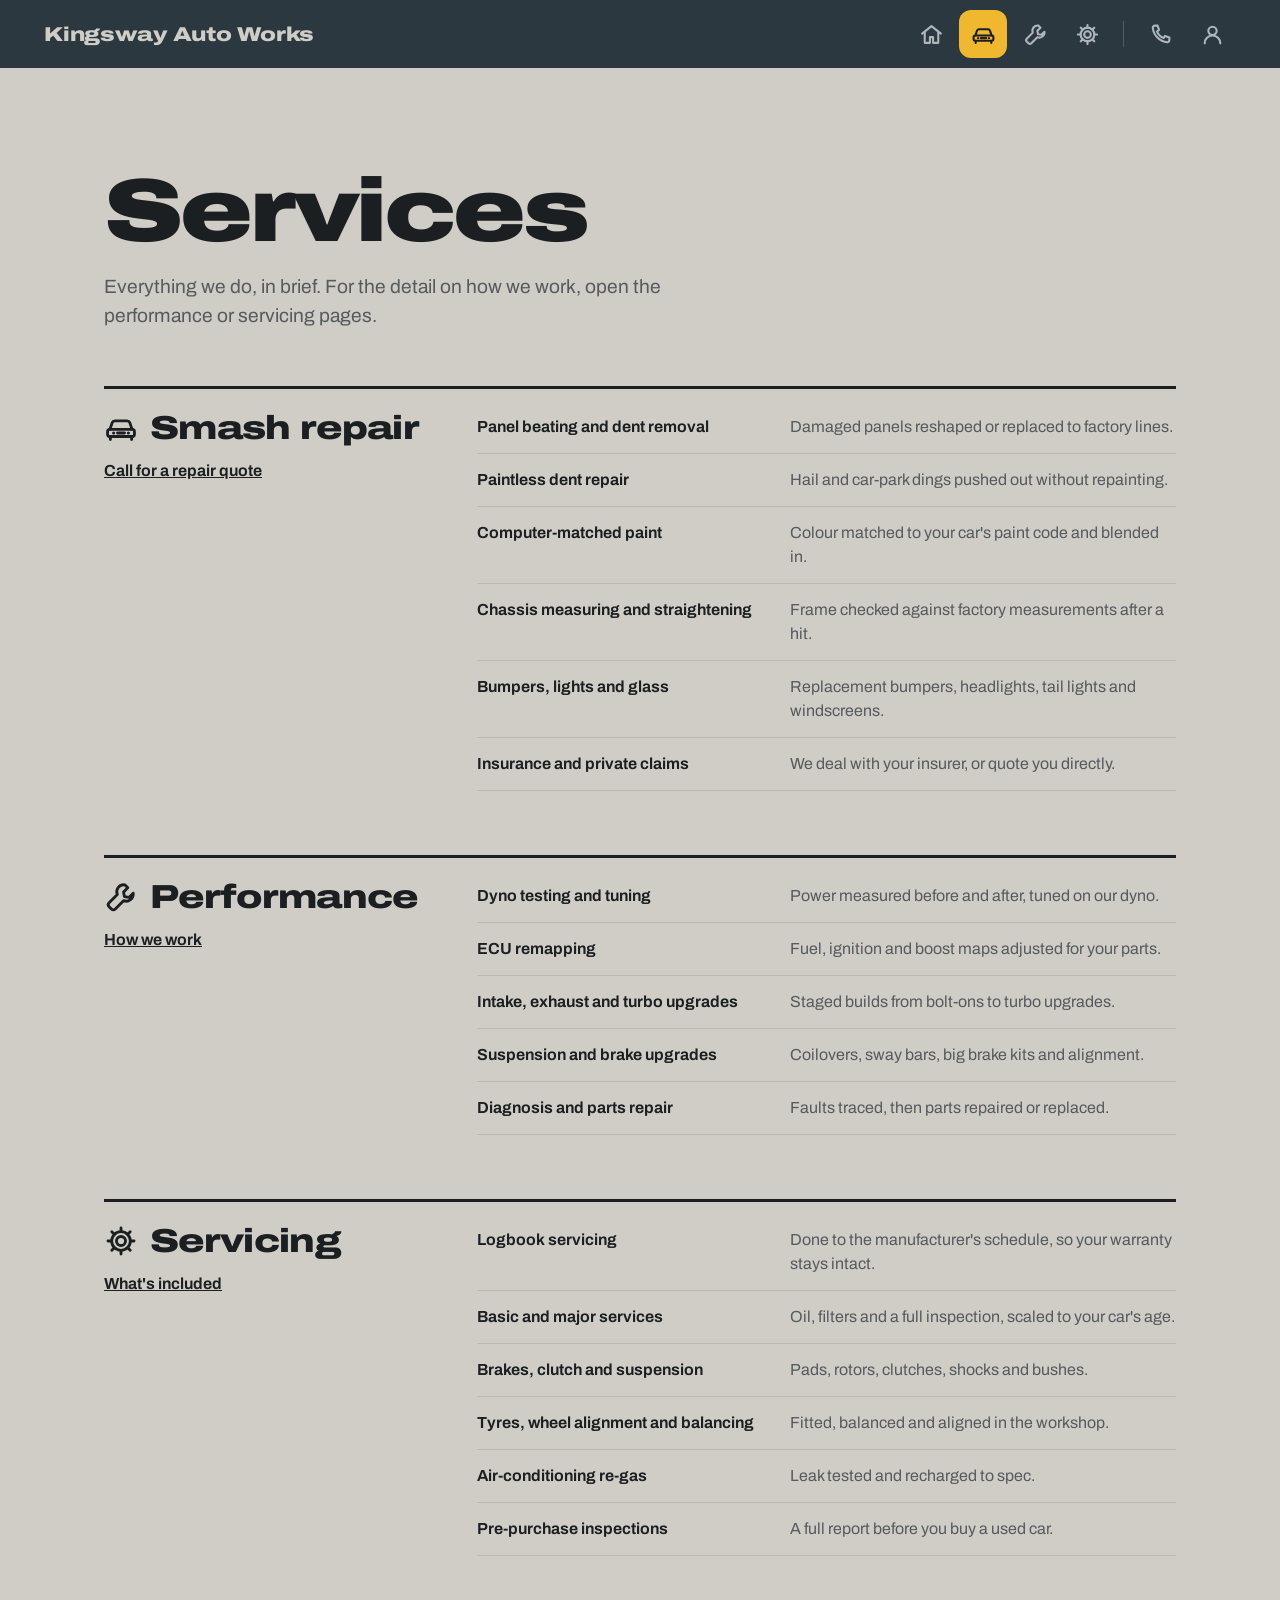
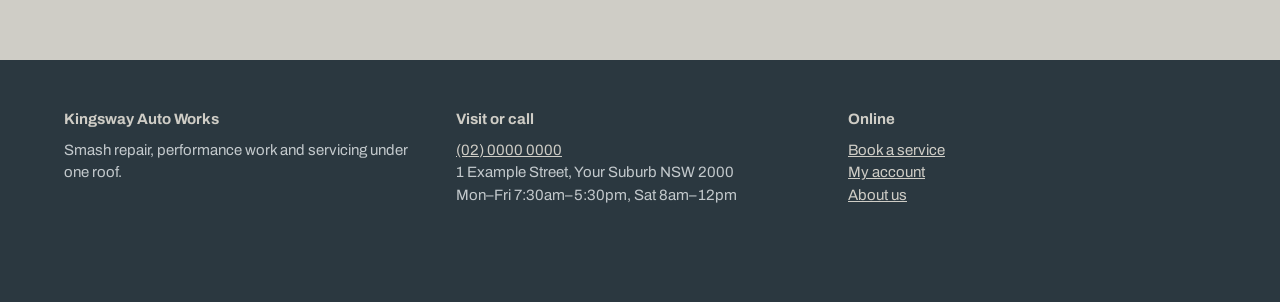
<file: services.html>
<!doctype html>
<html lang="en">
<head>
<meta charset="utf-8">
<meta name="viewport" content="width=device-width, initial-scale=1, viewport-fit=cover">
<title>Services | Kingsway Auto Works</title>
<meta name="description" content="Everything we do, in brief.">
<link rel="preconnect" href="https://fonts.googleapis.com">
<link rel="preconnect" href="https://fonts.gstatic.com" crossorigin>
<link href="https://fonts.googleapis.com/css2?family=Archivo:wdth,wght@62..125,400..900&display=swap" rel="stylesheet">
<link rel="stylesheet" href="/styles.css">
</head>
<body data-page="services" data-phone="+61200000000">
<svg width="0" height="0" style="position:absolute" aria-hidden="true">
  <symbol id="i-house" viewBox="0 0 24 24"><path d="M3 11.2 12 4l9 7.2" fill="none" stroke="currentColor" stroke-width="2" stroke-linecap="round" stroke-linejoin="round"/><path d="M5.5 9.5V20h5v-5.5h3V20h5V9.5" fill="none" stroke="currentColor" stroke-width="2" stroke-linejoin="round"/></symbol>
  <symbol id="i-car" viewBox="0 0 24 24"><path d="M4 13.5 5.8 8.2A2 2 0 0 1 7.7 7h8.6a2 2 0 0 1 1.9 1.2L20 13.5" fill="none" stroke="currentColor" stroke-width="2" stroke-linejoin="round"/><rect x="2.5" y="13" width="19" height="5" rx="1.6" fill="none" stroke="currentColor" stroke-width="2"/><circle cx="6.8" cy="15.5" r="1.1" fill="currentColor"/><circle cx="17.2" cy="15.5" r="1.1" fill="currentColor"/><path d="M4.5 18v2.2M19.5 18v2.2M9.5 15.5h5" stroke="currentColor" stroke-width="2" stroke-linecap="round"/></symbol>
  <symbol id="i-wrench" viewBox="0 0 24 24"><path d="M14.7 3.4a5 5 0 0 0-5.3 6.8L3.6 16a2 2 0 0 0 0 2.8l1.6 1.6a2 2 0 0 0 2.8 0l5.8-5.8a5 5 0 0 0 6.8-5.3l-3 3-3.2-.6-.6-3.2 3-3Z" fill="none" stroke="currentColor" stroke-width="2" stroke-linejoin="round"/></symbol>
  <symbol id="i-gear" viewBox="0 0 24 24"><circle cx="12" cy="12" r="3.2" fill="none" stroke="currentColor" stroke-width="2"/><path d="M12 2.8v2.6M12 18.6v2.6M21.2 12h-2.6M5.4 12H2.8M18.5 5.5l-1.8 1.8M7.3 16.7l-1.8 1.8M18.5 18.5l-1.8-1.8M7.3 7.3 5.5 5.5" stroke="currentColor" stroke-width="2" stroke-linecap="round"/><circle cx="12" cy="12" r="6.6" fill="none" stroke="currentColor" stroke-width="2"/></symbol>
  <symbol id="i-phone" viewBox="0 0 24 24"><path d="M6.6 3.5h2.6l1.4 4.2-2 1.4a11 11 0 0 0 6.3 6.3l1.4-2 4.2 1.4v2.6a2 2 0 0 1-2 2A15.5 15.5 0 0 1 4.6 5.5a2 2 0 0 1 2-2Z" fill="none" stroke="currentColor" stroke-width="2" stroke-linejoin="round"/></symbol>
  <symbol id="i-user" viewBox="0 0 24 24"><circle cx="12" cy="8.5" r="4" fill="none" stroke="currentColor" stroke-width="2"/><path d="M4.5 20.5a7.5 7.5 0 0 1 15 0" fill="none" stroke="currentColor" stroke-width="2" stroke-linecap="round"/></symbol>
  <symbol id="i-chat" viewBox="0 0 24 24"><path d="M4 5.5h16v10H9.5L5 19.5v-4H4z" fill="none" stroke="currentColor" stroke-width="2" stroke-linejoin="round"/></symbol>
  <symbol id="i-mic" viewBox="0 0 24 24"><rect x="9" y="3" width="6" height="11" rx="3" fill="none" stroke="currentColor" stroke-width="2"/><path d="M5.5 11a6.5 6.5 0 0 0 13 0M12 17.5V21" fill="none" stroke="currentColor" stroke-width="2" stroke-linecap="round"/></symbol>
  <symbol id="i-send" viewBox="0 0 24 24"><path d="M4 12 20 4l-4 16-4-6.5z" fill="none" stroke="currentColor" stroke-width="2" stroke-linejoin="round"/></symbol>
  <symbol id="i-speaker" viewBox="0 0 24 24"><path d="M4 9.5h3.5L12 5.5v13l-4.5-4H4z" fill="none" stroke="currentColor" stroke-width="2" stroke-linejoin="round"/><path class="waves" d="M15.5 9a4 4 0 0 1 0 6M18 6.5a7.5 7.5 0 0 1 0 11" fill="none" stroke="currentColor" stroke-width="2" stroke-linecap="round"/></symbol>
  <symbol id="i-min" viewBox="0 0 24 24"><path d="M6 12h12" stroke="currentColor" stroke-width="2.2" stroke-linecap="round"/></symbol>
</svg>
<header class="ribbon">
  <a class="brand" href="/">Kingsway<span class="brand-rest"> Auto Works</span></a>
  <nav aria-label="Main">
    <a href="/" aria-label="Home"><svg><use href="#i-house"/></svg><span class="tip">Home</span></a>
    <a href="/services" class="active" aria-current="page" aria-label="Services"><svg><use href="#i-car"/></svg><span class="tip">Services</span></a>
    <a href="/performance" aria-label="Performance"><svg><use href="#i-wrench"/></svg><span class="tip">Performance</span></a>
    <a href="/servicing" aria-label="Servicing"><svg><use href="#i-gear"/></svg><span class="tip">Servicing</span></a>
    <span class="sep" aria-hidden="true"></span>
    <a href="/about" aria-label="About us"><svg><use href="#i-phone"/></svg><span class="tip">About us</span></a>
    <a href="/account" aria-label="My account"><svg><use href="#i-user"/></svg><span class="tip">My account</span></a>
  </nav>
</header>
<main class="page">
  <div class="page-hero">
    <h1>Services</h1>
    <p class="lede">Everything we do, in brief. For the detail on how we work, open the performance or servicing pages.</p>
  </div>
  <div class="wrap groups">
    <section class="group">
      <div class="group-head">
        <h2><svg aria-hidden="true"><use href="#i-car"/></svg>Smash repair</h2>
        <a href="/about">Call for a repair quote</a>
      </div>
      <ul class="svc-list">
        <li><strong>Panel beating and dent removal</strong><span>Damaged panels reshaped or replaced to factory lines.</span></li>
        <li><strong>Paintless dent repair</strong><span>Hail and car-park dings pushed out without repainting.</span></li>
        <li><strong>Computer-matched paint</strong><span>Colour matched to your car's paint code and blended in.</span></li>
        <li><strong>Chassis measuring and straightening</strong><span>Frame checked against factory measurements after a hit.</span></li>
        <li><strong>Bumpers, lights and glass</strong><span>Replacement bumpers, headlights, tail lights and windscreens.</span></li>
        <li><strong>Insurance and private claims</strong><span>We deal with your insurer, or quote you directly.</span></li>
      </ul>
    </section>
    <section class="group">
      <div class="group-head">
        <h2><svg aria-hidden="true"><use href="#i-wrench"/></svg>Performance</h2>
        <a href="/performance">How we work</a>
      </div>
      <ul class="svc-list">
        <li><strong>Dyno testing and tuning</strong><span>Power measured before and after, tuned on our dyno.</span></li>
        <li><strong>ECU remapping</strong><span>Fuel, ignition and boost maps adjusted for your parts.</span></li>
        <li><strong>Intake, exhaust and turbo upgrades</strong><span>Staged builds from bolt-ons to turbo upgrades.</span></li>
        <li><strong>Suspension and brake upgrades</strong><span>Coilovers, sway bars, big brake kits and alignment.</span></li>
        <li><strong>Diagnosis and parts repair</strong><span>Faults traced, then parts repaired or replaced.</span></li>
      </ul>
    </section>
    <section class="group">
      <div class="group-head">
        <h2><svg aria-hidden="true"><use href="#i-gear"/></svg>Servicing</h2>
        <a href="/servicing">What's included</a>
      </div>
      <ul class="svc-list">
        <li><strong>Logbook servicing</strong><span>Done to the manufacturer's schedule, so your warranty stays intact.</span></li>
        <li><strong>Basic and major services</strong><span>Oil, filters and a full inspection, scaled to your car's age.</span></li>
        <li><strong>Brakes, clutch and suspension</strong><span>Pads, rotors, clutches, shocks and bushes.</span></li>
        <li><strong>Tyres, wheel alignment and balancing</strong><span>Fitted, balanced and aligned in the workshop.</span></li>
        <li><strong>Air-conditioning re-gas</strong><span>Leak tested and recharged to spec.</span></li>
        <li><strong>Pre-purchase inspections</strong><span>A full report before you buy a used car.</span></li>
      </ul>
    </section>
  </div>
</main>
<footer class="site-foot">
  <div><strong>Kingsway Auto Works</strong>Smash repair, performance work and servicing under one roof.</div>
  <div><strong>Visit or call</strong><a href="tel:+61200000000">(02) 0000 0000</a><br>1 Example Street, Your Suburb NSW 2000<br>Mon–Fri 7:30am–5:30pm, Sat 8am–12pm</div>
  <div><strong>Online</strong><a href="/account#book">Book a service</a><br><a href="/account">My account</a><br><a href="/about">About us</a></div>
</footer>

</body>
</html>
</file>
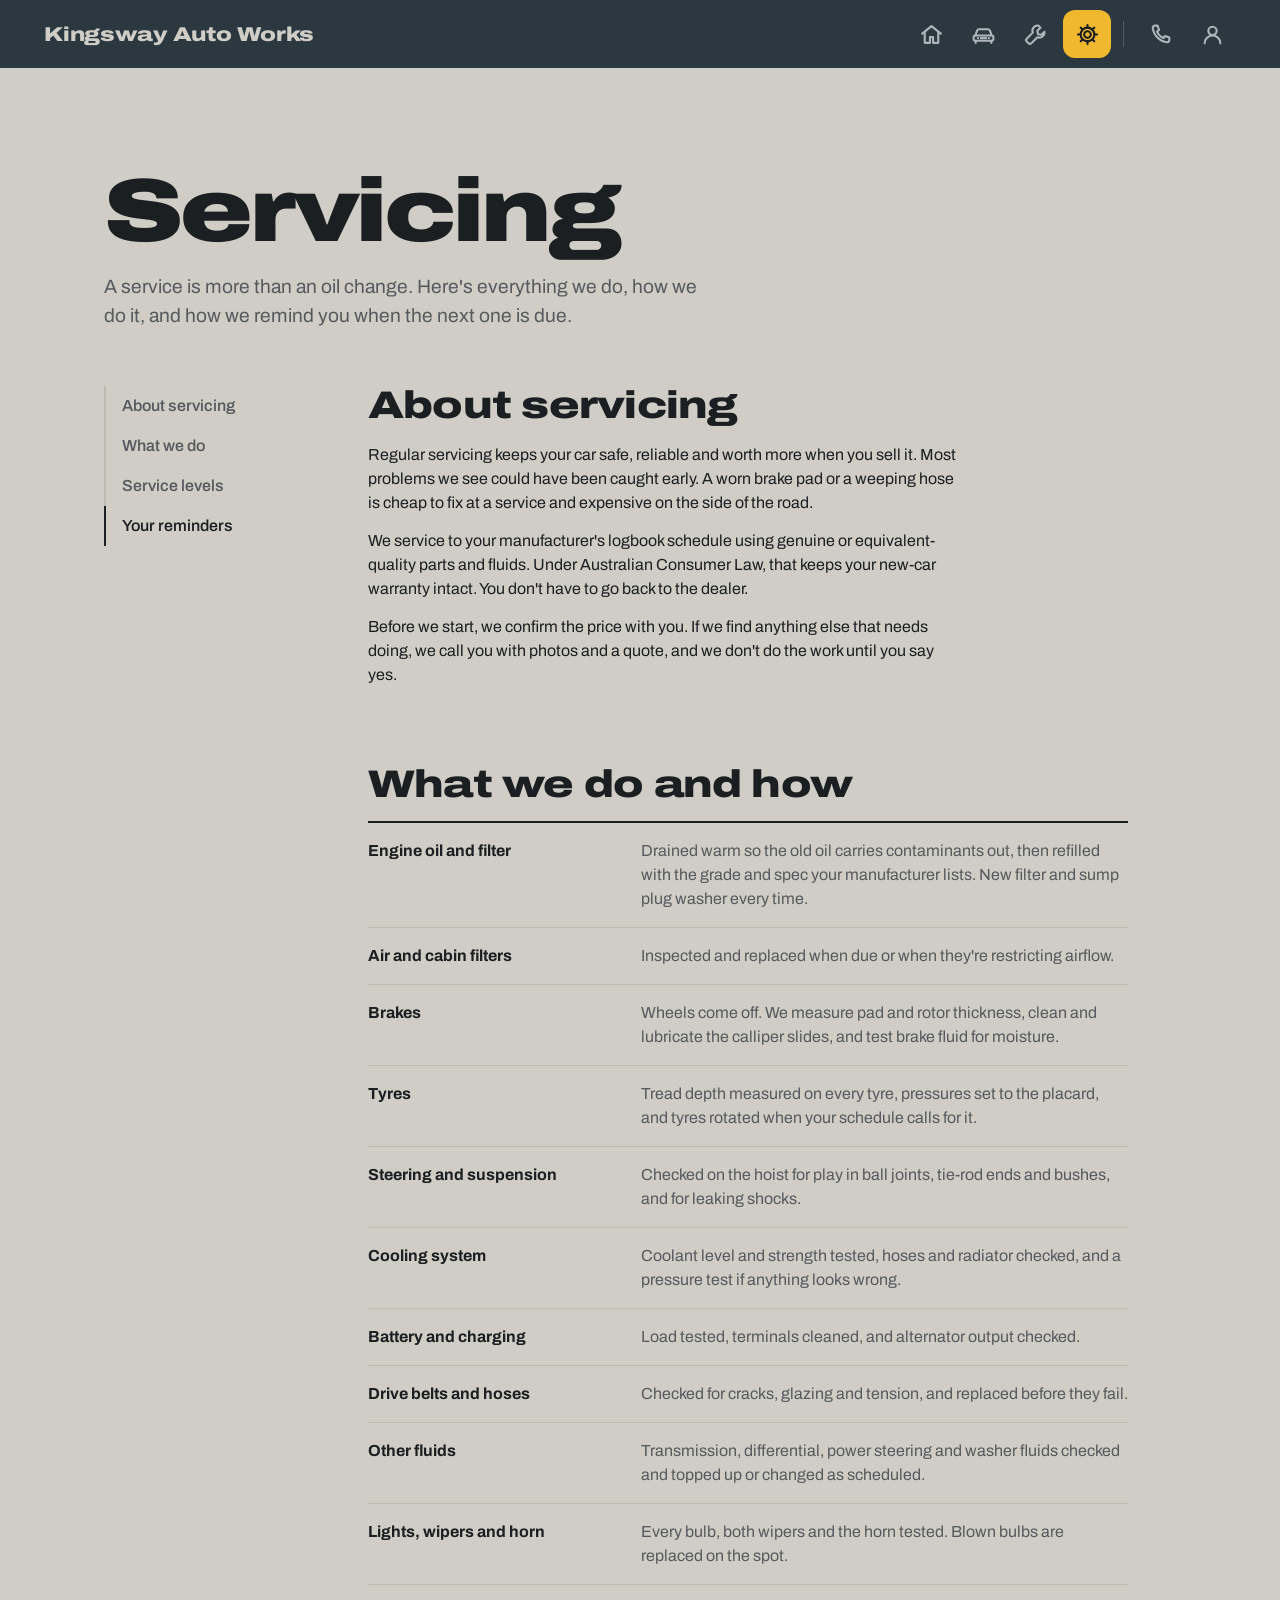
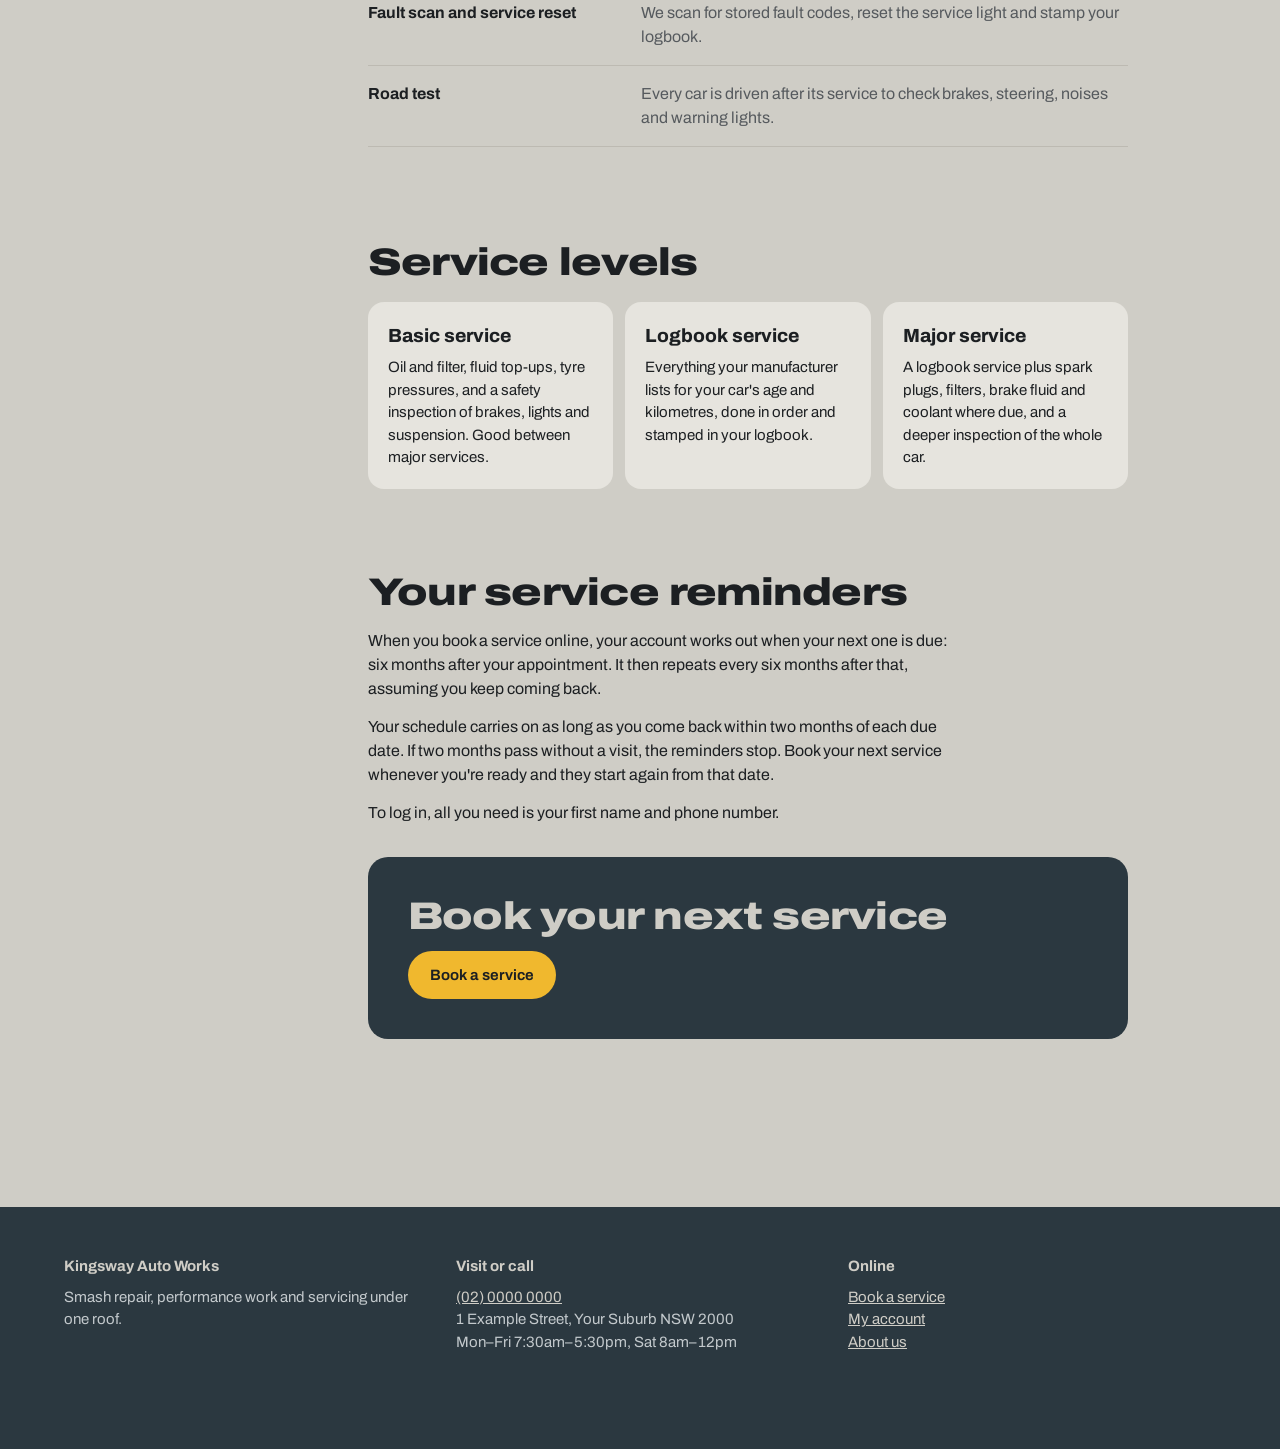
<file: servicing.html>
<!doctype html>
<html lang="en">
<head>
<meta charset="utf-8">
<meta name="viewport" content="width=device-width, initial-scale=1, viewport-fit=cover">
<title>Servicing | Kingsway Auto Works</title>
<meta name="description" content="What's included in a service and how we do it.">
<link rel="preconnect" href="https://fonts.googleapis.com">
<link rel="preconnect" href="https://fonts.gstatic.com" crossorigin>
<link href="https://fonts.googleapis.com/css2?family=Archivo:wdth,wght@62..125,400..900&display=swap" rel="stylesheet">
<link rel="stylesheet" href="/styles.css">
</head>
<body data-page="servicing" data-phone="+61200000000">
<svg width="0" height="0" style="position:absolute" aria-hidden="true">
  <symbol id="i-house" viewBox="0 0 24 24"><path d="M3 11.2 12 4l9 7.2" fill="none" stroke="currentColor" stroke-width="2" stroke-linecap="round" stroke-linejoin="round"/><path d="M5.5 9.5V20h5v-5.5h3V20h5V9.5" fill="none" stroke="currentColor" stroke-width="2" stroke-linejoin="round"/></symbol>
  <symbol id="i-car" viewBox="0 0 24 24"><path d="M4 13.5 5.8 8.2A2 2 0 0 1 7.7 7h8.6a2 2 0 0 1 1.9 1.2L20 13.5" fill="none" stroke="currentColor" stroke-width="2" stroke-linejoin="round"/><rect x="2.5" y="13" width="19" height="5" rx="1.6" fill="none" stroke="currentColor" stroke-width="2"/><circle cx="6.8" cy="15.5" r="1.1" fill="currentColor"/><circle cx="17.2" cy="15.5" r="1.1" fill="currentColor"/><path d="M4.5 18v2.2M19.5 18v2.2M9.5 15.5h5" stroke="currentColor" stroke-width="2" stroke-linecap="round"/></symbol>
  <symbol id="i-wrench" viewBox="0 0 24 24"><path d="M14.7 3.4a5 5 0 0 0-5.3 6.8L3.6 16a2 2 0 0 0 0 2.8l1.6 1.6a2 2 0 0 0 2.8 0l5.8-5.8a5 5 0 0 0 6.8-5.3l-3 3-3.2-.6-.6-3.2 3-3Z" fill="none" stroke="currentColor" stroke-width="2" stroke-linejoin="round"/></symbol>
  <symbol id="i-gear" viewBox="0 0 24 24"><circle cx="12" cy="12" r="3.2" fill="none" stroke="currentColor" stroke-width="2"/><path d="M12 2.8v2.6M12 18.6v2.6M21.2 12h-2.6M5.4 12H2.8M18.5 5.5l-1.8 1.8M7.3 16.7l-1.8 1.8M18.5 18.5l-1.8-1.8M7.3 7.3 5.5 5.5" stroke="currentColor" stroke-width="2" stroke-linecap="round"/><circle cx="12" cy="12" r="6.6" fill="none" stroke="currentColor" stroke-width="2"/></symbol>
  <symbol id="i-phone" viewBox="0 0 24 24"><path d="M6.6 3.5h2.6l1.4 4.2-2 1.4a11 11 0 0 0 6.3 6.3l1.4-2 4.2 1.4v2.6a2 2 0 0 1-2 2A15.5 15.5 0 0 1 4.6 5.5a2 2 0 0 1 2-2Z" fill="none" stroke="currentColor" stroke-width="2" stroke-linejoin="round"/></symbol>
  <symbol id="i-user" viewBox="0 0 24 24"><circle cx="12" cy="8.5" r="4" fill="none" stroke="currentColor" stroke-width="2"/><path d="M4.5 20.5a7.5 7.5 0 0 1 15 0" fill="none" stroke="currentColor" stroke-width="2" stroke-linecap="round"/></symbol>
  <symbol id="i-chat" viewBox="0 0 24 24"><path d="M4 5.5h16v10H9.5L5 19.5v-4H4z" fill="none" stroke="currentColor" stroke-width="2" stroke-linejoin="round"/></symbol>
  <symbol id="i-mic" viewBox="0 0 24 24"><rect x="9" y="3" width="6" height="11" rx="3" fill="none" stroke="currentColor" stroke-width="2"/><path d="M5.5 11a6.5 6.5 0 0 0 13 0M12 17.5V21" fill="none" stroke="currentColor" stroke-width="2" stroke-linecap="round"/></symbol>
  <symbol id="i-send" viewBox="0 0 24 24"><path d="M4 12 20 4l-4 16-4-6.5z" fill="none" stroke="currentColor" stroke-width="2" stroke-linejoin="round"/></symbol>
  <symbol id="i-speaker" viewBox="0 0 24 24"><path d="M4 9.5h3.5L12 5.5v13l-4.5-4H4z" fill="none" stroke="currentColor" stroke-width="2" stroke-linejoin="round"/><path class="waves" d="M15.5 9a4 4 0 0 1 0 6M18 6.5a7.5 7.5 0 0 1 0 11" fill="none" stroke="currentColor" stroke-width="2" stroke-linecap="round"/></symbol>
  <symbol id="i-min" viewBox="0 0 24 24"><path d="M6 12h12" stroke="currentColor" stroke-width="2.2" stroke-linecap="round"/></symbol>
</svg>
<header class="ribbon">
  <a class="brand" href="/">Kingsway<span class="brand-rest"> Auto Works</span></a>
  <nav aria-label="Main">
    <a href="/" aria-label="Home"><svg><use href="#i-house"/></svg><span class="tip">Home</span></a>
    <a href="/services" aria-label="Services"><svg><use href="#i-car"/></svg><span class="tip">Services</span></a>
    <a href="/performance" aria-label="Performance"><svg><use href="#i-wrench"/></svg><span class="tip">Performance</span></a>
    <a href="/servicing" class="active" aria-current="page" aria-label="Servicing"><svg><use href="#i-gear"/></svg><span class="tip">Servicing</span></a>
    <span class="sep" aria-hidden="true"></span>
    <a href="/about" aria-label="About us"><svg><use href="#i-phone"/></svg><span class="tip">About us</span></a>
    <a href="/account" aria-label="My account"><svg><use href="#i-user"/></svg><span class="tip">My account</span></a>
  </nav>
</header>
<main class="page">
  <div class="page-hero">
    <h1>Servicing</h1>
    <p class="lede">A service is more than an oil change. Here's everything we do, how we do it, and how we remind you when the next one is due.</p>
  </div>
  <div class="wrap doc">
    <nav class="toc" aria-label="On this page">
      <a href="#about-servicing">About servicing</a>
      <a href="#checklist">What we do</a>
      <a href="#levels">Service levels</a>
      <a href="#reminders">Your reminders</a>
    </nav>
    <div class="doc-body">
      <section id="about-servicing">
        <h2>About servicing</h2>
        <p>Regular servicing keeps your car safe, reliable and worth more when you sell it. Most problems we see could have been caught early. A worn brake pad or a weeping hose is cheap to fix at a service and expensive on the side of the road.</p>
        <p>We service to your manufacturer's logbook schedule using genuine or equivalent-quality parts and fluids. Under Australian Consumer Law, that keeps your new-car warranty intact. You don't have to go back to the dealer.</p>
        <p>Before we start, we confirm the price with you. If we find anything else that needs doing, we call you with photos and a quote, and we don't do the work until you say yes.</p>
      </section>

      <section id="checklist">
        <h2>What we do and how</h2>
        <ul class="checklist">
          <li><strong>Engine oil and filter</strong><span>Drained warm so the old oil carries contaminants out, then refilled with the grade and spec your manufacturer lists. New filter and sump plug washer every time.</span></li>
          <li><strong>Air and cabin filters</strong><span>Inspected and replaced when due or when they're restricting airflow.</span></li>
          <li><strong>Brakes</strong><span>Wheels come off. We measure pad and rotor thickness, clean and lubricate the calliper slides, and test brake fluid for moisture.</span></li>
          <li><strong>Tyres</strong><span>Tread depth measured on every tyre, pressures set to the placard, and tyres rotated when your schedule calls for it.</span></li>
          <li><strong>Steering and suspension</strong><span>Checked on the hoist for play in ball joints, tie-rod ends and bushes, and for leaking shocks.</span></li>
          <li><strong>Cooling system</strong><span>Coolant level and strength tested, hoses and radiator checked, and a pressure test if anything looks wrong.</span></li>
          <li><strong>Battery and charging</strong><span>Load tested, terminals cleaned, and alternator output checked.</span></li>
          <li><strong>Drive belts and hoses</strong><span>Checked for cracks, glazing and tension, and replaced before they fail.</span></li>
          <li><strong>Other fluids</strong><span>Transmission, differential, power steering and washer fluids checked and topped up or changed as scheduled.</span></li>
          <li><strong>Lights, wipers and horn</strong><span>Every bulb, both wipers and the horn tested. Blown bulbs are replaced on the spot.</span></li>
          <li><strong>Fault scan and service reset</strong><span>We scan for stored fault codes, reset the service light and stamp your logbook.</span></li>
          <li><strong>Road test</strong><span>Every car is driven after its service to check brakes, steering, noises and warning lights.</span></li>
        </ul>
      </section>

      <section id="levels">
        <h2>Service levels</h2>
        <div class="tier-grid">
          <div class="tier"><h3>Basic service</h3><p>Oil and filter, fluid top-ups, tyre pressures, and a safety inspection of brakes, lights and suspension. Good between major services.</p></div>
          <div class="tier"><h3>Logbook service</h3><p>Everything your manufacturer lists for your car's age and kilometres, done in order and stamped in your logbook.</p></div>
          <div class="tier"><h3>Major service</h3><p>A logbook service plus spark plugs, filters, brake fluid and coolant where due, and a deeper inspection of the whole car.</p></div>
        </div>
      </section>

      <section id="reminders">
        <h2>Your service reminders</h2>
        <p>When you book a service online, your account works out when your next one is due: six months after your appointment. It then repeats every six months after that, assuming you keep coming back.</p>
        <p>Your schedule carries on as long as you come back within two months of each due date. If two months pass without a visit, the reminders stop. Book your next service whenever you're ready and they start again from that date.</p>
        <p>To log in, all you need is your first name and phone number.</p>
        <div class="cta-band">
          <h2>Book your next service</h2>
          <a class="btn light" href="/account#book">Book a service</a>
        </div>
      </section>
    </div>
  </div>
</main>
<footer class="site-foot">
  <div><strong>Kingsway Auto Works</strong>Smash repair, performance work and servicing under one roof.</div>
  <div><strong>Visit or call</strong><a href="tel:+61200000000">(02) 0000 0000</a><br>1 Example Street, Your Suburb NSW 2000<br>Mon–Fri 7:30am–5:30pm, Sat 8am–12pm</div>
  <div><strong>Online</strong><a href="/account#book">Book a service</a><br><a href="/account">My account</a><br><a href="/about">About us</a></div>
</footer>
<script src="/site.js" defer></script>
</body>
</html>
</file>
<file: styles.css>
:root{
  --primer:#cfcdc6;      /* page: primer grey */
  --primer-2:#bdbab2;    /* rules, quiet surfaces */
  --sheet:#e6e4de;       /* raised surfaces */
  --ink:#1c1f22;         /* text, tyres */
  --steel:#2b3840;       /* ribbon, headers */
  --signal:#f0b82e;      /* the one accent: caliper yellow */
  --muted:#565a5e;
  --ribbon-h:68px;
  --gutter:clamp(18px,5vw,80px);
  --font:"Archivo","Helvetica Neue",Arial,sans-serif;
}
*{box-sizing:border-box;margin:0;padding:0}
html{scroll-behavior:smooth;background:var(--primer)}
html.snap{scroll-snap-type:y proximity}
html.snap .site-foot{scroll-snap-align:end}
body{font-family:var(--font);font-variation-settings:"wdth" 100;color:var(--ink);background:var(--primer);-webkit-font-smoothing:antialiased;overflow-x:hidden;line-height:1.5}
a{color:inherit}
svg{display:block}
button{font:inherit;color:inherit;cursor:pointer;border:0;background:none}
:focus-visible{outline:3px solid var(--signal);outline-offset:3px;border-radius:6px}

/* ---------- Ribbon ---------- */
.ribbon{position:fixed;inset:0 0 auto 0;z-index:50;height:calc(var(--ribbon-h) + env(safe-area-inset-top,0px));padding:env(safe-area-inset-top,0px) clamp(14px,4vw,44px) 0;display:flex;align-items:center;justify-content:space-between;gap:16px;background:var(--steel);color:var(--primer)}
.brand{font-weight:850;font-variation-settings:"wdth" 125;font-size:clamp(15px,1.8vw,20px);letter-spacing:-.01em;text-decoration:none;white-space:nowrap}
.ribbon nav{display:flex;align-items:center;gap:4px}
.ribbon nav a{position:relative;width:48px;height:48px;display:grid;place-items:center;border-radius:12px;color:#aeb6bb;text-decoration:none;transition:background .2s,color .2s}
.ribbon nav a svg{width:25px;height:25px}
.ribbon nav a:hover{color:var(--primer);background:rgba(255,255,255,.07)}
.ribbon nav a.active,.ribbon nav a[aria-current]{background:var(--signal);color:var(--ink)}
.ribbon .sep{width:1px;height:26px;background:rgba(255,255,255,.18);margin:0 8px}
.tip{position:absolute;top:calc(100% + 8px);left:50%;transform:translate(-50%,-4px);background:var(--ink);color:var(--primer);font-size:12px;padding:4px 8px;border-radius:6px;white-space:nowrap;opacity:0;pointer-events:none;transition:opacity .15s,transform .15s}
.ribbon nav a:hover .tip,.ribbon nav a:focus-visible .tip{opacity:1;transform:translate(-50%,0)}

/* ---------- Wheel track ---------- */
.track{position:relative;height:400vh}
.anchor{position:absolute;left:0;width:1px;height:1px;scroll-snap-align:start}
.stage{position:sticky;top:0;height:100vh;height:100dvh;overflow:hidden;display:grid;grid-template-columns:minmax(0,1.1fr) minmax(0,1fr);align-items:center;gap:clamp(20px,4vw,72px);padding:calc(var(--ribbon-h) + env(safe-area-inset-top,0px) + 20px) clamp(18px,5vw,80px) calc(28px + env(safe-area-inset-bottom,0px))}
.wheel-wrap{width:min(100%,calc(100vh - var(--ribbon-h) - 60px));aspect-ratio:1;justify-self:center;margin-left:-6vw}
.wheel{width:100%;height:100%;overflow:visible}
.wheel .pointer{fill:var(--signal);stroke:var(--ink);stroke-width:1.5;stroke-linejoin:round}
.marker{cursor:pointer}
.marker circle{fill:var(--sheet);stroke:var(--ink);stroke-width:1.5;transition:fill .25s}
.marker use{color:var(--ink)}
.marker.active circle{fill:var(--signal)}

.panels{position:relative;height:min(600px,100%)}
.panel{position:absolute;inset:0;display:flex;flex-direction:column;justify-content:center;gap:22px;opacity:0;visibility:hidden;will-change:opacity,transform}
.panel h1,.panel h2{font-weight:900;font-variation-settings:"wdth" 125;font-size:clamp(36px,4vw,72px);line-height:.94;letter-spacing:-.035em}
.panel h1{font-size:clamp(30px,3.4vw,58px)}
.lede{font-size:clamp(16px,1.35vw,19px);max-width:44ch;color:var(--muted)}
.features{list-style:none;display:grid;grid-template-columns:repeat(2,minmax(0,1fr));gap:0 28px;max-width:560px;border-top:2px solid var(--ink)}
.features li{padding:11px 0;border-bottom:1px solid var(--primer-2);font-weight:550;font-size:15px}
.actions{display:flex;flex-wrap:wrap;gap:10px}
.btn{display:inline-flex;align-items:center;height:48px;padding:0 22px;border-radius:999px;background:var(--ink);color:var(--primer);font-weight:650;font-size:15px;text-decoration:none;transition:transform .15s}
.btn:hover{transform:translateY(-1px)}
.btn.ghost{background:transparent;color:var(--ink);box-shadow:inset 0 0 0 2px var(--ink)}
.quick{display:flex;flex-wrap:wrap;gap:10px}
.quick a{display:flex;align-items:center;gap:10px;padding:10px 16px 10px 12px;border-radius:999px;background:var(--sheet);text-decoration:none;font-weight:650;font-size:15px;box-shadow:inset 0 0 0 1px var(--primer-2)}
.quick a svg{width:22px;height:22px}
.quick a:hover{background:var(--signal)}
.scroll-hint{position:absolute;left:50%;bottom:calc(18px + env(safe-area-inset-bottom,0px));transform:translateX(-50%);font-size:13px;color:var(--muted);display:flex;flex-direction:column;align-items:center;gap:6px;transition:opacity .3s}
.scroll-hint::after{content:"";width:2px;height:28px;background:linear-gradient(var(--ink),transparent);animation:drip 1.8s ease-in-out infinite}
@keyframes drip{0%{transform:scaleY(0);transform-origin:top}50%{transform:scaleY(1);transform-origin:top}51%{transform-origin:bottom}100%{transform:scaleY(0);transform-origin:bottom}}

/* ---------- About ---------- */
.about{min-height:100vh;display:grid;grid-template-columns:minmax(0,1.1fr) minmax(0,1fr);gap:clamp(24px,5vw,80px);align-items:center;padding:calc(var(--ribbon-h) + 48px) clamp(18px,5vw,80px) calc(120px + env(safe-area-inset-bottom,0px));background:var(--steel);color:var(--primer)}
.about h1,.about h2{font-weight:900;font-variation-settings:"wdth" 125;font-size:clamp(40px,6vw,92px);line-height:.94;letter-spacing:-.035em;margin-bottom:24px}
.about-copy p{max-width:48ch;font-size:clamp(16px,1.35vw,19px);color:#c3c9cc;margin-bottom:14px}
.call-big{display:flex;align-items:center;gap:16px;padding:22px 26px;border-radius:20px;background:var(--signal);color:var(--ink);text-decoration:none;font-weight:850;font-variation-settings:"wdth" 115;font-size:clamp(24px,2.6vw,36px);margin-bottom:28px}
.call-big svg{width:34px;height:34px;flex:none}
.contact dl div{display:grid;grid-template-columns:90px 1fr;gap:12px;padding:14px 0;border-top:1px solid rgba(255,255,255,.14)}
.contact dt{color:#98a2a7;font-size:14px}
.contact dd{font-weight:550}

/* ---------- Assistant ---------- */
.assistant{position:fixed;right:clamp(12px,2vw,24px);bottom:calc(14px + env(safe-area-inset-bottom,0px));z-index:60;display:flex;flex-direction:column;align-items:flex-end}
.launcher{width:60px;height:60px;border-radius:50%;background:var(--signal);color:var(--ink);display:grid;place-items:center;box-shadow:0 8px 24px rgba(28,31,34,.3)}
.launcher svg{width:26px;height:26px}
.chat{display:none;width:min(372px,calc(100vw - 24px));height:min(540px,calc(100dvh - var(--ribbon-h) - 40px));flex-direction:column;background:var(--sheet);border-radius:20px;overflow:hidden;box-shadow:0 20px 50px rgba(28,31,34,.35),0 0 0 1px rgba(28,31,34,.12);transform-origin:bottom right}
.assistant.open .chat{display:flex;animation:pop .22s ease-out}
.assistant.open .launcher{display:none}
@keyframes pop{from{opacity:0;transform:scale(.92)}to{opacity:1;transform:none}}
.chat-head{display:flex;align-items:center;gap:10px;padding:14px 12px 14px 16px;background:var(--steel);color:var(--primer)}
.chat-title{flex:1;min-width:0;display:flex;flex-direction:column;line-height:1.25}
.chat-title strong{font-weight:750}
.chat-title span{font-size:12.5px;color:#a9b2b7}
.status{width:10px;height:10px;border-radius:50%;background:#7fc47a;flex:none}
.assistant[data-state="listening"] .status{background:var(--signal);animation:pulse 1s infinite}
.assistant[data-state="thinking"] .status{background:#a9b2b7;animation:pulse .7s infinite}
@keyframes pulse{50%{opacity:.35}}
.icon-btn{width:38px;height:38px;border-radius:10px;display:grid;place-items:center;flex:none}
.icon-btn svg{width:21px;height:21px}
.chat-head .icon-btn:hover{background:rgba(255,255,255,.1)}
.voice[aria-pressed="false"] .waves{opacity:.25}
.voice[aria-pressed="true"]{color:var(--signal)}
.log{flex:1;overflow-y:auto;padding:16px;display:flex;flex-direction:column;gap:10px;overscroll-behavior:contain}
.msg{max-width:86%;padding:10px 14px;border-radius:16px;font-size:14.5px;line-height:1.45;white-space:pre-wrap;word-wrap:break-word}
.msg.bot{align-self:flex-start;background:#fff;border-bottom-left-radius:5px}
.msg.user{align-self:flex-end;background:var(--ink);color:var(--primer);border-bottom-right-radius:5px}
.msg.note{align-self:center;background:none;padding:0;font-size:12.5px;color:var(--muted)}
.typing{display:flex;gap:4px}
.typing i{width:7px;height:7px;border-radius:50%;background:var(--muted);animation:pulse 1s infinite}
.typing i:nth-child(2){animation-delay:.15s}.typing i:nth-child(3){animation-delay:.3s}
.chips{display:flex;gap:6px;padding:0 12px 10px;overflow-x:auto;scrollbar-width:none}
.chips button{flex:none;font-size:13px;padding:7px 12px;border-radius:999px;background:#fff;box-shadow:inset 0 0 0 1px var(--primer-2)}
.chips button:hover{background:var(--signal)}
.composer{display:flex;align-items:center;gap:6px;padding:10px 10px 12px 14px;border-top:1px solid var(--primer-2)}
.composer input{flex:1;min-width:0;height:42px;border:0;background:transparent;font:inherit;font-size:16px;color:var(--ink);outline:none}
.composer .mic,.composer .send{background:#fff;box-shadow:inset 0 0 0 1px var(--primer-2)}
.composer .send{background:var(--ink);color:var(--primer);box-shadow:none}
.composer .mic.listening{background:var(--signal);box-shadow:none;animation:pulse 1s infinite}

@media (min-width:1100px){
  .stage{transition:padding-right .3s ease}
  body.chat-docked .stage{padding-right:calc(372px + clamp(24px,3vw,48px))}
}

/* ---------- Shared pages ---------- */
.page{padding-top:calc(var(--ribbon-h) + env(safe-area-inset-top,0px))}
.about-page{padding-top:0}
.page-hero{max-width:1200px;margin:0 auto;padding:clamp(48px,8vw,104px) var(--gutter) clamp(32px,5vw,56px)}
.page-hero h1{font-weight:900;font-variation-settings:"wdth" 125;font-size:clamp(44px,7vw,108px);line-height:.92;letter-spacing:-.035em;max-width:14ch}
.page-hero .lede{margin-top:20px;font-size:clamp(17px,1.5vw,21px);max-width:54ch}
.wrap{max-width:1200px;margin:0 auto;padding:0 var(--gutter)}
.site-foot{display:grid;grid-template-columns:repeat(3,minmax(0,1fr));gap:24px;padding:48px var(--gutter) calc(96px + env(safe-area-inset-bottom,0px));background:var(--steel);color:#c3c9cc;font-size:15px}
.site-foot strong{display:block;margin-bottom:8px;color:var(--primer)}
.site-foot a{color:var(--primer)}

/* Services list */
.groups{display:grid;gap:clamp(40px,5vw,64px);padding-bottom:104px}
.group{display:grid;grid-template-columns:minmax(0,1fr) minmax(0,2fr);gap:24px;padding-top:22px;border-top:3px solid var(--ink)}
.group-head h2{display:flex;align-items:center;gap:12px;font-weight:850;font-variation-settings:"wdth" 125;font-size:clamp(26px,2.6vw,38px);line-height:1;letter-spacing:-.02em}
.group-head h2 svg{width:34px;height:34px;flex:none}
.group-head a{display:inline-block;margin-top:14px;font-weight:650}
.svc-list{list-style:none}
.svc-list li{display:grid;grid-template-columns:minmax(0,1fr) minmax(0,1.3fr);gap:16px;padding:14px 0;border-bottom:1px solid var(--primer-2)}
.svc-list li:first-child{padding-top:4px}
.svc-list strong{font-weight:650}
.svc-list span{color:var(--muted)}

/* Long pages */
.doc{display:grid;grid-template-columns:200px minmax(0,1fr);gap:clamp(24px,5vw,80px);align-items:start;padding-bottom:104px}
.toc{position:sticky;top:calc(var(--ribbon-h) + 32px);display:flex;flex-direction:column;border-left:2px solid var(--primer-2)}
.toc a{margin-left:-2px;padding:8px 0 8px 16px;border-left:2px solid transparent;color:var(--muted);font-weight:550;text-decoration:none}
.toc a:hover{color:var(--ink)}
.toc a.active{border-color:var(--ink);color:var(--ink)}
.doc-body{min-width:0;max-width:760px}
.doc-body section{padding-bottom:64px;scroll-margin-top:calc(var(--ribbon-h) + 24px)}
.doc-body h2{margin-bottom:18px;font-weight:850;font-variation-settings:"wdth" 125;font-size:clamp(28px,3vw,44px);line-height:1;letter-spacing:-.02em}
.doc-body h3{margin:28px 0 6px;font-weight:750;font-size:19px}
.doc-body p{max-width:66ch;margin-bottom:14px}
.steps{list-style:none;counter-reset:step;margin-top:20px}
.steps li{counter-increment:step;display:grid;grid-template-columns:56px 1fr;gap:4px 16px;padding:18px 0;border-top:1px solid var(--primer-2)}
.steps li::before{content:counter(step);grid-row:span 2;font-weight:900;font-variation-settings:"wdth" 125;font-size:40px;line-height:1}
.steps strong{font-weight:700;font-size:18px}
.steps span{color:var(--muted)}
.figure{margin:28px 0 8px;padding:clamp(12px,2vw,24px);border-radius:18px;background:var(--sheet)}
.figure figcaption{margin-top:12px;color:var(--muted);font-size:14px}
.dyno{width:100%;height:auto;font-family:var(--font);font-size:12px}
.dyno text{fill:var(--muted)}
.dyno .ax{font-size:12.5px;fill:var(--ink)}
.dyno .g{stroke:var(--primer-2);stroke-width:1}
.dyno .gain{fill:var(--signal);opacity:.55}
.dyno .before{fill:none;stroke:var(--muted);stroke-width:2.5;stroke-dasharray:6 5}
.dyno .after{fill:none;stroke:var(--ink);stroke-width:3.5;stroke-linejoin:round}
.dyno .legend text{fill:var(--ink);font-weight:600}
.tier-grid{display:grid;grid-template-columns:repeat(3,minmax(0,1fr));gap:12px;margin:20px 0}
.tier{padding:20px;border-radius:16px;background:var(--sheet)}
.doc-body .tier h3{margin-top:0}
.doc-body .tier p{margin:0;font-size:15px}
.doc-body .callout{padding:14px 18px;border-left:4px solid var(--signal);border-radius:0 12px 12px 0;background:var(--sheet)}
.checklist{list-style:none;border-top:2px solid var(--ink);margin-bottom:32px}
.checklist li{display:grid;grid-template-columns:minmax(0,1fr) minmax(0,1.9fr);gap:16px;padding:16px 0;border-bottom:1px solid var(--primer-2)}
.checklist strong{font-weight:700}
.checklist span{color:var(--muted)}
.cta-band{display:flex;flex-wrap:wrap;align-items:center;justify-content:space-between;gap:16px;margin-top:32px;padding:clamp(24px,4vw,40px);border-radius:20px;background:var(--steel);color:var(--primer)}
.doc-body .cta-band h2{margin:0}
.btn.light{background:var(--signal);color:var(--ink)}

/* ---------- Account ---------- */
.account{max-width:1200px;margin:0 auto;padding:0 var(--gutter) 104px}
.notice{margin-bottom:20px;padding:14px 18px;border-radius:14px;background:var(--sheet);font-weight:600}
.notice[hidden]{display:none}
.card{padding:clamp(20px,3vw,32px);border-radius:20px;background:var(--sheet)}
.card h3{margin-bottom:14px;font-weight:800;font-variation-settings:"wdth" 115;font-size:22px}
.login{max-width:440px}
.field{display:flex;flex-direction:column;gap:6px;margin-bottom:16px;min-width:0}
.field label{font-weight:650;font-size:14px}
.opt{color:var(--muted);font-weight:500}
.field input,.field select,.field textarea{width:100%;height:48px;padding:0 14px;border:1.5px solid var(--primer-2);border-radius:12px;background:#fff;color:var(--ink);font:inherit;font-size:16px}
.field textarea{height:92px;padding:12px 14px;resize:vertical}
.field input:focus,.field select:focus,.field textarea:focus{border-color:var(--ink);outline:none}
.field-row{display:grid;grid-template-columns:1fr 1fr;gap:12px}
.hint{margin-top:12px;color:var(--muted);font-size:14px}
.error{min-height:1.3em;margin-bottom:10px;color:#9f2a1d;font-weight:600;font-size:14px}
.dash-head{display:flex;flex-wrap:wrap;align-items:flex-end;justify-content:space-between;gap:16px;margin-bottom:24px}
.dash-head .hint{margin-top:4px}
.hello{font-weight:900;font-variation-settings:"wdth" 125;font-size:clamp(30px,4vw,52px);line-height:1;letter-spacing:-.03em}
.dash{display:grid;grid-template-columns:minmax(0,1.2fr) minmax(0,1fr);gap:20px;align-items:start}
.schedule{grid-row:span 2}
.status-line{max-width:28ch;font-weight:800;font-variation-settings:"wdth" 110;font-size:clamp(22px,2.2vw,30px);line-height:1.15;letter-spacing:-.01em}
.status-sub{margin-top:10px;color:var(--muted);max-width:52ch}
.timeline{list-style:none;margin-top:28px}
.tl{position:relative;display:grid;grid-template-columns:118px 1fr;gap:14px;padding:0 0 22px 32px}
.tl::before{content:"";position:absolute;left:4px;top:3px;width:18px;height:18px;border:3px solid var(--ink);border-radius:50%;background:var(--sheet);box-sizing:border-box;z-index:1}
.tl::after{content:"";position:absolute;left:11.5px;top:18px;bottom:-2px;width:3px;background:var(--primer-2)}
.tl:last-child::after{display:none}
.tl.past::before{background:var(--ink)}
.tl.booked::before,.tl.due::before{background:var(--signal)}
.tl.overdue::before{box-shadow:0 0 0 4px rgba(240,184,46,.45)}
.tl.future{color:var(--muted)}
.tl.future::before{border-color:#8a8e91}
.tl.missed{color:var(--muted)}
.tl.missed::before{border-style:dashed;border-color:#9f2a1d}
.tl.end::before{border-color:#9f2a1d;border-radius:4px;background:#9f2a1d}
.tl-date{font-weight:700;font-variant-numeric:tabular-nums}
.tl-body strong{display:block;font-weight:700}
.tl-body span{display:block;font-size:14px;color:var(--muted)}
.tl-body .grace{display:inline-block;margin-top:6px;padding:3px 10px;border-radius:999px;background:rgba(240,184,46,.4);color:var(--ink);font-size:13px}
.bk{display:grid;grid-template-columns:110px minmax(0,1fr) auto;gap:14px;align-items:start;padding:14px 0;border-top:1px solid var(--primer-2)}
.bk:first-child{border-top:0;padding-top:0}
.bk-date{font-weight:750}
.bk-date span,.bk-info span{display:block;color:var(--muted);font-size:14px;font-weight:500}
.bk-info strong{display:block;font-weight:650}
.pill{display:inline-block;margin-top:6px;padding:2px 9px;border-radius:999px;background:var(--primer);font-size:12px;font-style:normal;font-weight:600}
.bk.upcoming .pill{background:var(--signal)}
.bk.cancelled{opacity:.55}
.bk.cancelled .bk-info strong{text-decoration:line-through}
.text-btn{padding:6px 2px;color:#9f2a1d;font-weight:650;text-decoration:underline;text-underline-offset:3px}
.btn:disabled{opacity:.5;cursor:progress}

/* Admin */
.table-wrap{overflow-x:auto;margin-bottom:40px;border-radius:16px;background:var(--sheet)}
.admin-table{width:100%;border-collapse:collapse;font-size:14.5px}
.admin-table th,.admin-table td{padding:12px 14px;border-bottom:1px solid var(--primer-2);text-align:left;vertical-align:top}
.admin-table th{font-size:13px;color:var(--muted);font-weight:650;white-space:nowrap}
.admin-table tr.muted td{opacity:.5;text-decoration:line-through}
.admin-table tr.past td{color:var(--muted)}
.admin-sub{margin-bottom:6px;font-size:clamp(24px,2.4vw,34px)}

/* Estimate card in the chat */
.est{align-self:stretch;padding:14px 16px;border-radius:16px;background:#fff;box-shadow:inset 0 0 0 2px var(--ink);font-size:14px;line-height:1.4}
.est p{margin:0}
.est-tag{display:inline-block;padding:2px 8px;border-radius:999px;background:var(--signal);font-size:11.5px;font-weight:700}
.est-title{margin-top:8px!important;font-weight:700;font-size:15px}
.est-price{margin-top:2px!important;font-weight:900;font-variation-settings:"wdth" 115;font-size:28px;line-height:1.1;letter-spacing:-.02em}
.est-price span{font-weight:600;font-size:16px;letter-spacing:0;color:var(--muted)}
.est-lines{list-style:none;margin:10px 0 0;border-top:1px solid var(--primer-2)}
.est-lines li{display:flex;justify-content:space-between;gap:12px;padding:6px 0;border-bottom:1px solid var(--primer-2)}
.est-lines li span:last-child{flex:none;font-weight:650}
.est-time{margin-top:10px;padding:10px 12px;border-radius:12px;background:var(--sheet)}
.est-time strong{display:block}
.est-time span{color:var(--muted);font-size:13px}
.est-note{margin-top:8px!important;font-size:13px;color:var(--muted)}
.est-note strong{color:var(--ink);font-weight:650}
.est-sample{margin-top:8px!important;padding:6px 10px;border-radius:8px;background:rgba(240,184,46,.3);font-size:12.5px;font-weight:600}
.est-foot{margin-top:8px!important;font-size:12px;color:var(--muted)}
.est-actions{display:flex;flex-wrap:wrap;gap:8px;margin-top:12px}
.est-btn{display:inline-flex;align-items:center;height:36px;padding:0 14px;border-radius:999px;background:var(--ink);color:var(--primer);font-size:13.5px;font-weight:650;text-decoration:none}
.est-btn.ghost{background:transparent;color:var(--ink);box-shadow:inset 0 0 0 1.5px var(--ink)}

/* ---------- Small screens ---------- */
@media (max-width:860px){
  :root{--ribbon-h:60px}
  .brand{font-size:16px}
  .brand-rest{display:none}
  .ribbon nav a{width:42px;height:42px}
  .ribbon nav a svg{width:22px;height:22px}
  .ribbon .sep{margin:0 4px}
  .tip{display:none}
  .stage{grid-template-columns:1fr;grid-template-rows:auto 1fr;align-items:start;gap:8px}
  .wheel-wrap{width:min(64vw,34vh);margin:0}
  .panels{height:100%}
  .panel{justify-content:flex-start;gap:14px;padding-top:6px}
  .features{grid-template-columns:1fr 1fr;gap:0 14px}
  .features li{font-size:13px;padding:7px 0}
  .scroll-hint{display:none}
  .about{grid-template-columns:1fr}
  .ribbon{padding-left:12px;padding-right:12px}
  .ribbon nav{gap:0}
  .ribbon nav a{width:38px;height:40px}
  .ribbon .sep{margin:0 3px}
  .site-foot{grid-template-columns:1fr}
  .group{grid-template-columns:1fr}
  .svc-list li{grid-template-columns:1fr;gap:2px}
  .doc{grid-template-columns:1fr}
  .toc{position:sticky;top:calc(var(--ribbon-h) + env(safe-area-inset-top,0px));z-index:5;flex-direction:row;overflow-x:auto;scrollbar-width:none;margin:0 calc(-1 * var(--gutter));padding:0 var(--gutter);border-left:0;border-bottom:2px solid var(--primer-2);background:var(--primer)}
  .toc a{flex:none;margin:0 0 -2px;padding:12px 14px 10px 0;margin-right:14px;border-left:0;border-bottom:2px solid transparent}
  .doc-body section{scroll-margin-top:calc(var(--ribbon-h) + 64px)}
  .tier-grid{grid-template-columns:1fr}
  .checklist li{grid-template-columns:1fr;gap:4px}
  .dash{grid-template-columns:1fr}
  .schedule{grid-row:auto}
  .tl{grid-template-columns:1fr;gap:2px}
  .bk{grid-template-columns:1fr auto}
  .bk-date{grid-column:1 / -1}

  .assistant.open{left:12px;right:12px;align-items:stretch}
  .assistant.open .chat{width:auto;height:min(460px,62dvh)}
}
@media (max-width:860px) and (max-height:700px){ .features{display:none} }
@media (prefers-reduced-motion:reduce){
  html{scroll-behavior:auto}
  *,*::before,*::after{animation:none!important;transition:none!important}
}
</file>
